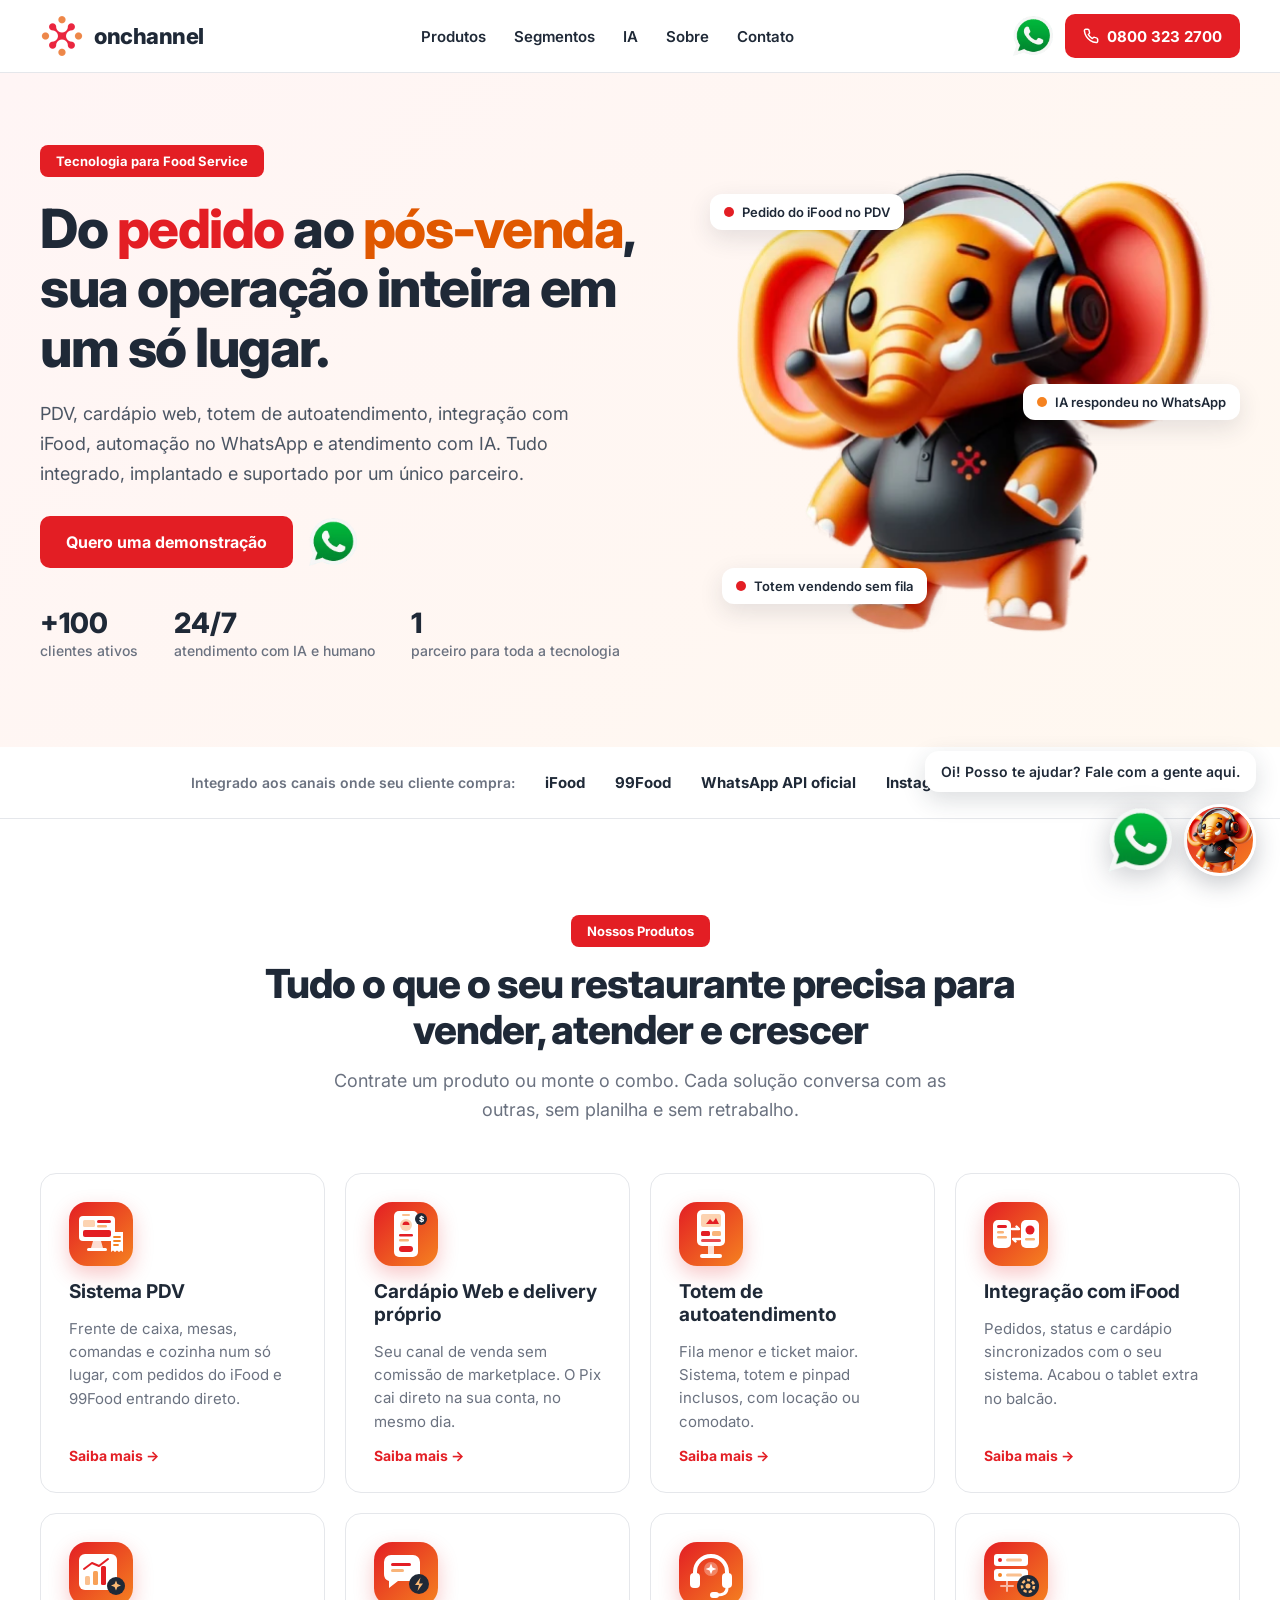
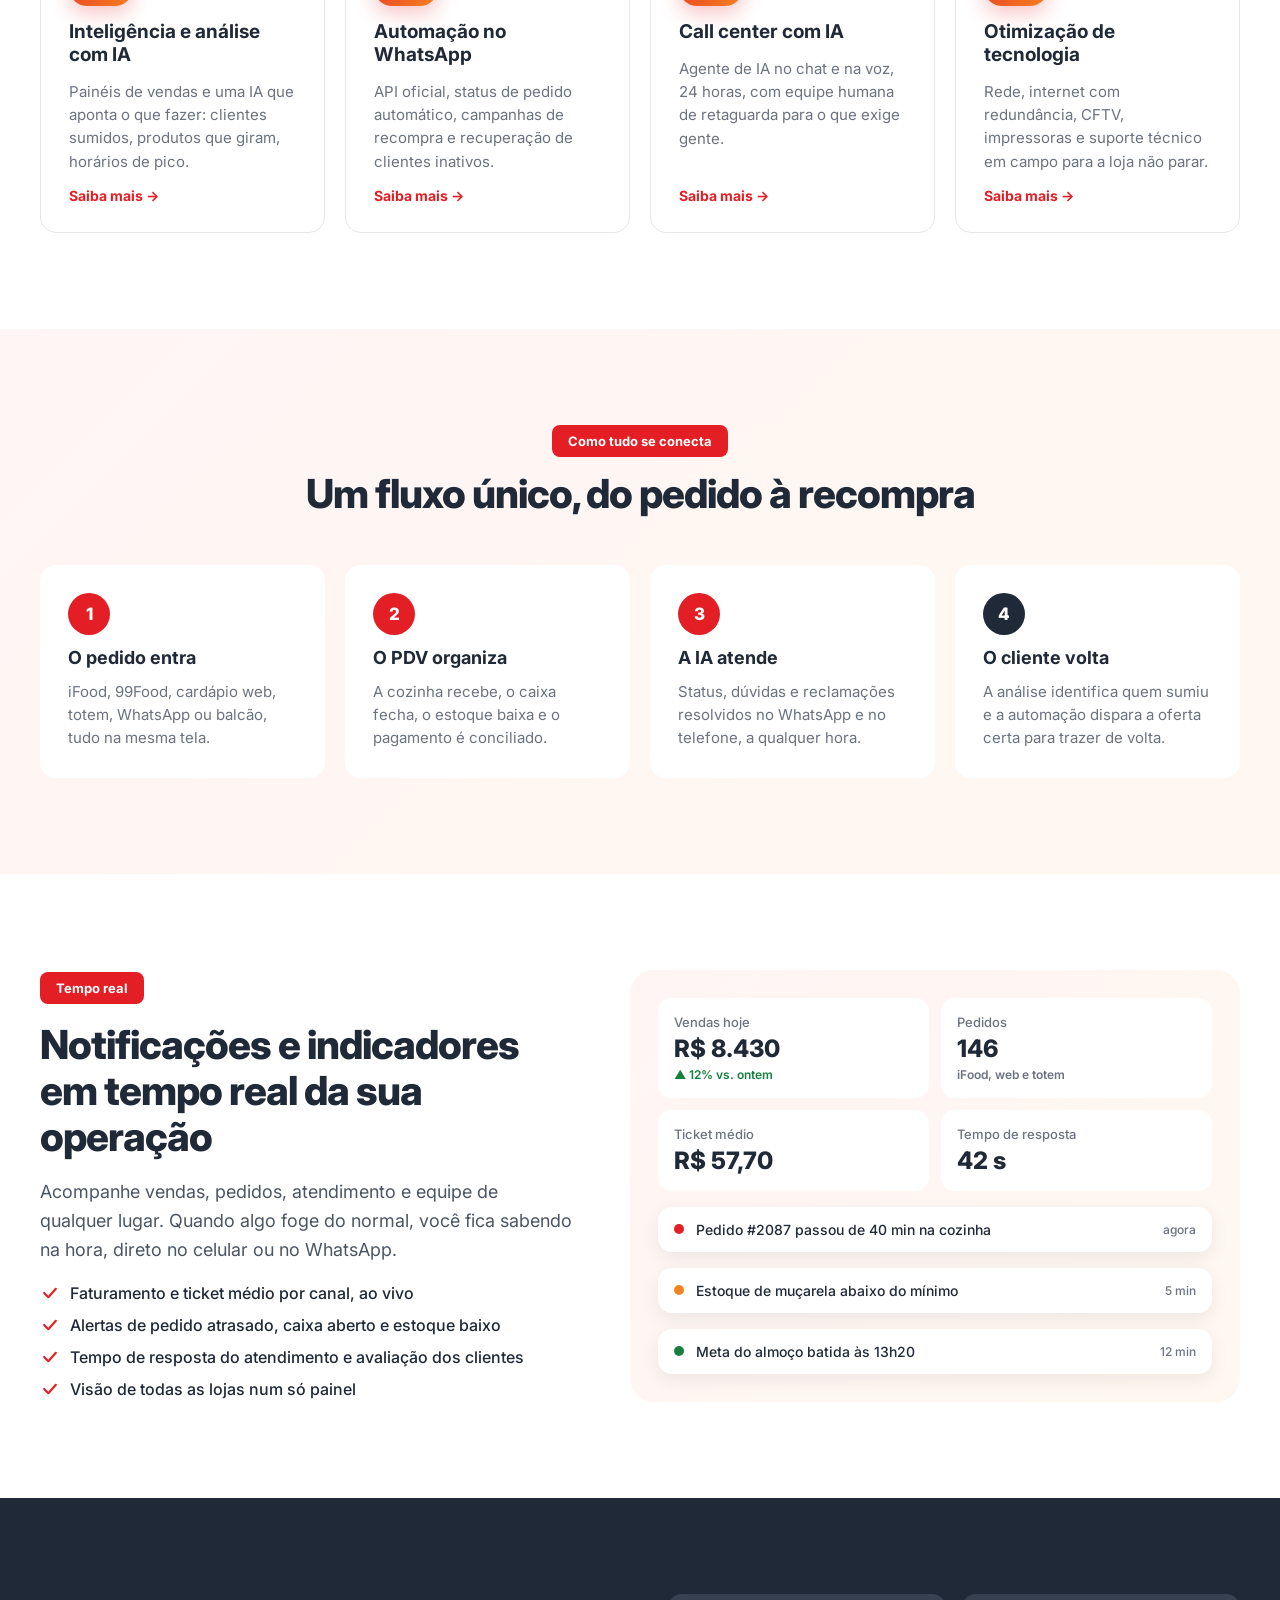
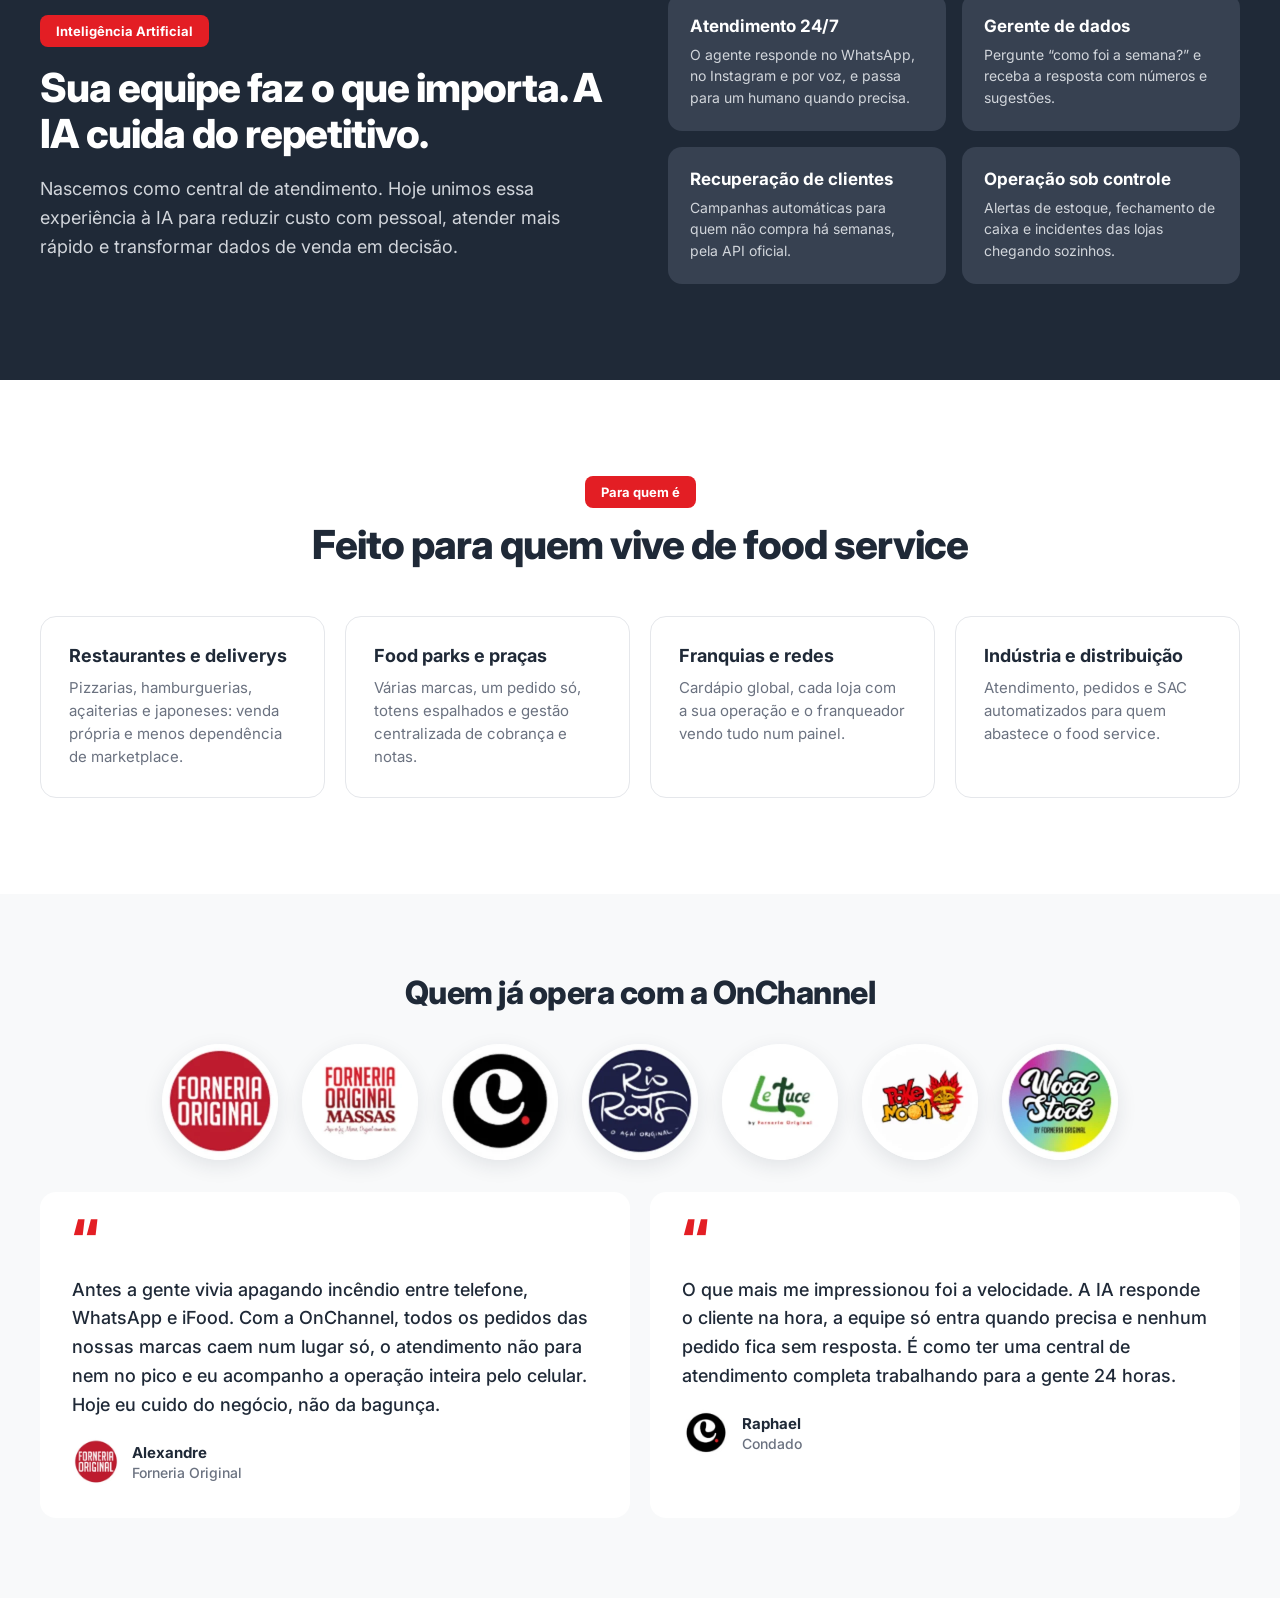
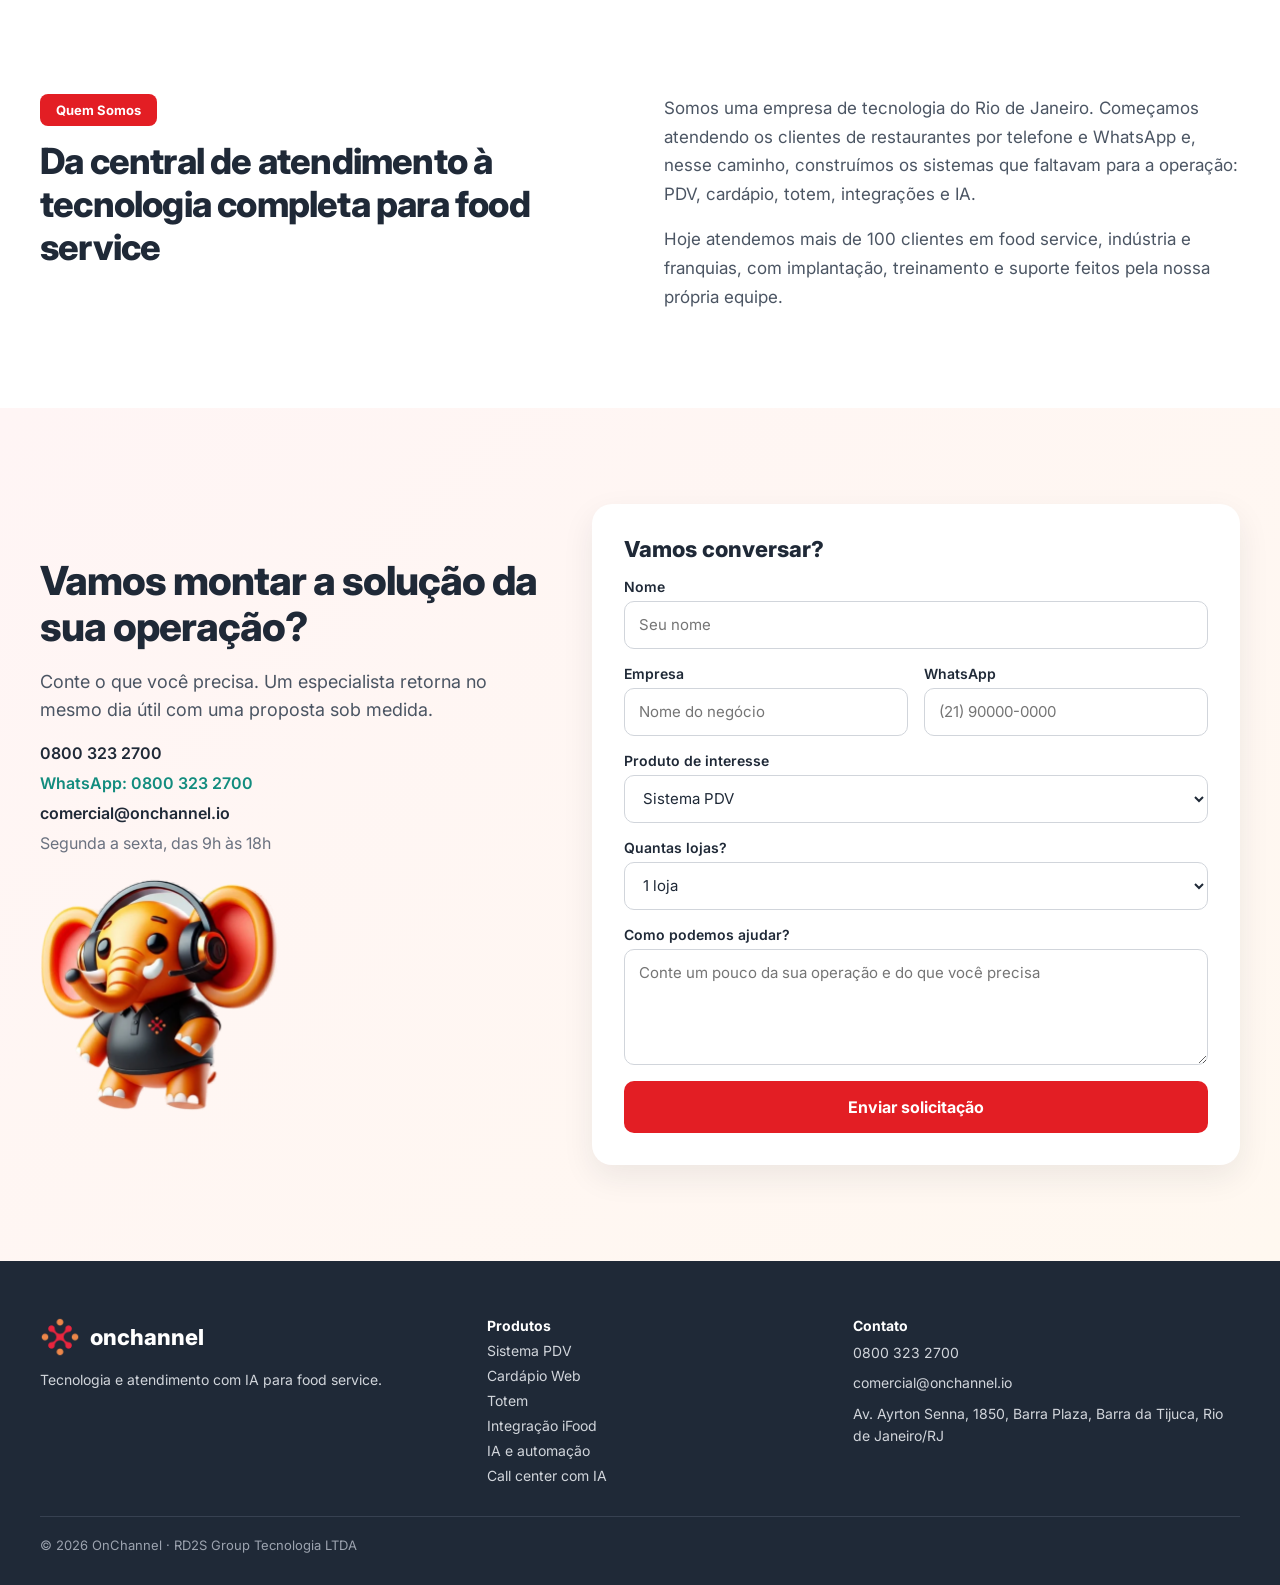
<file: index.html>
<!doctype html>
<html lang="pt-BR">
<head>
<meta charset="utf-8">
<meta name="viewport" content="width=device-width, initial-scale=1">
<title>OnChannel | Tecnologia e atendimento com IA para food service</title>
<meta name="description" content="PDV, cardápio web, totem de autoatendimento, integração com iFood, automação no WhatsApp e call center com IA. Tudo integrado para restaurantes, food parks e franquias.">
<link rel="canonical" href="https://onchannel.io/">
<meta property="og:title" content="OnChannel | Tecnologia e atendimento com IA para food service">
<meta property="og:description" content="PDV, cardápio web, totem de autoatendimento, integração com iFood, automação no WhatsApp e call center com IA. Tudo integrado para restaurantes, food parks e franquias.">
<meta property="og:image" content="https://onchannel.io/images/mascote-v2.webp">
<link rel="icon" href="/images/logo-simbolo.webp">
<link rel="preconnect" href="https://fonts.googleapis.com">
<link href="https://fonts.googleapis.com/css2?family=Inter:wght@400;500;600;700;800&amp;display=swap" rel="stylesheet">
<style>
body{margin:0;background:#FFFFFF}
a{color:#E31E24}a:hover{color:#B3161B}
.oc-in{width:100%;box-sizing:border-box;height:48px;padding:0 14px;border:1px solid #D1D5DB;border-radius:10px;font:400 15px Inter,sans-serif;color:#1F2937;background:#FFFFFF}
.oc-card{transition:transform .2s, box-shadow .2s, border-color .2s}.oc-card:hover{border-color:#F3D3D4;transform:translateY(-3px);box-shadow:0 12px 28px rgba(227,30,36,.12)}
</style>
<style>html{scroll-behavior:smooth}img{max-width:100%}@media (max-width:640px){h1{font-size:38px!important}h2{font-size:30px!important}}</style>
</head>
<body>
<div style="width: 100%; font-family: Inter, sans-serif; color: #1F2937; background: #FFFFFF">

<header style="background: #FFFFFF; border-bottom: 1px solid #E5E7EB">
<div style="max-width: 1200px; margin: 0 auto; padding: 14px 24px; display: flex; flex-wrap: wrap; align-items: center; justify-content: space-between; gap: 16px">
<div style="display: flex; align-items: center; gap: 10px">
<img src="/images/logo-simbolo.webp" alt="OnChannel" style="width: 44px; height: 44px; object-fit: contain">
<span style="font: 800 22px Inter, sans-serif; color: #1F2937; letter-spacing: -0.5px">onchannel</span>
</div>
<nav aria-label="Principal" style="display: flex; flex-wrap: wrap; gap: 28px; font: 600 15px Inter, sans-serif">
<a href="#produtos" style="color: #1F2937; text-decoration: none">Produtos</a>
<a href="#segmentos" style="color: #1F2937; text-decoration: none">Segmentos</a>
<a href="#ia" style="color: #1F2937; text-decoration: none">IA</a>
<a href="#sobre" style="color: #1F2937; text-decoration: none">Sobre</a>
<a href="#contato" style="color: #1F2937; text-decoration: none">Contato</a>
</nav>
<div style="display: flex; flex-wrap: wrap; gap: 10px">
<a href="https://wa.me/5508003232700" aria-label="Falar no WhatsApp" style="display: inline-flex; align-items: center; justify-content: center; width: 44px; height: 44px"><img src="/images/whatsapp.webp" alt="" style="width: 40px; height: 40px; display: block"></a>
<a href="tel:08003232700" style="display: inline-flex; align-items: center; gap: 8px; min-height: 44px; padding: 0 18px; border-radius: 10px; background: #E31E24; color: #FFFFFF; font: 700 15px Inter, sans-serif; text-decoration: none"><svg aria-hidden="true" width="16" height="16" viewBox="0 0 24 24" fill="none" stroke="#FFFFFF" stroke-width="2.2" stroke-linecap="round" stroke-linejoin="round"><path d="M22 16.9v3a2 2 0 0 1-2.2 2 19.8 19.8 0 0 1-8.6-3.1 19.5 19.5 0 0 1-6-6A19.8 19.8 0 0 1 2.1 4.2 2 2 0 0 1 4.1 2h3a2 2 0 0 1 2 1.7c.1.9.4 1.8.7 2.7a2 2 0 0 1-.5 2.1L8 9.8a16 16 0 0 0 6 6l1.3-1.3a2 2 0 0 1 2.1-.4c.9.3 1.8.6 2.7.7a2 2 0 0 1 1.7 2z"></path></svg>0800 323 2700</a>
</div>
</div>
</header>

<!-- HERO -->
<section style="background: linear-gradient(135deg, #FFF5F5 0%, #FFF8F0 100%)">
<div style="max-width: 1200px; margin: 0 auto; padding: 72px 24px 88px; display: flex; flex-wrap: wrap; gap: 40px; align-items: center">
<div style="flex: 1 1 520px; min-width: 0; display: flex; flex-direction: column; gap: 22px">
<span style="align-self: flex-start; padding: 8px 16px; border-radius: 8px; background: #E31E24; color: #FFFFFF; font: 700 13px Inter, sans-serif">Tecnologia para Food Service</span>
<h1 style="margin: 0; font: 800 54px/1.1 Inter, sans-serif; letter-spacing: -1.5px; color: #1F2937">Do <span style="color: #E31E24">pedido</span> ao <span style="color: #E05800">pós-venda</span>, sua operação inteira em um só lugar.</h1>
<p style="margin: 0; font: 400 18px/1.65 Inter, sans-serif; color: #4B5563; max-width: 560px">PDV, cardápio web, totem de autoatendimento, integração com iFood, automação no WhatsApp e atendimento com IA. Tudo integrado, implantado e suportado por um único parceiro.</p>
<div style="display: flex; flex-wrap: wrap; gap: 14px; margin-top: 6px">
<a href="#contato" style="display: inline-flex; align-items: center; min-height: 52px; padding: 0 26px; border-radius: 10px; background: #E31E24; color: #FFFFFF; font: 700 16px Inter, sans-serif; text-decoration: none">Quero uma demonstração</a>
<a href="https://wa.me/5508003232700" aria-label="Falar no WhatsApp" style="display: inline-flex; align-items: center; justify-content: center; width: 52px; height: 52px"><img src="/images/whatsapp.webp" alt="" style="width: 48px; height: 48px; display: block"></a>
</div>
<div style="display: flex; flex-wrap: wrap; gap: 36px; margin-top: 16px">
<div style="display: flex; flex-direction: column; gap: 2px"><span style="font: 800 28px Inter, sans-serif; color: #1F2937">+100</span><span style="font: 500 14px Inter, sans-serif; color: #6B7280">clientes ativos</span></div>
<div style="display: flex; flex-direction: column; gap: 2px"><span style="font: 800 28px Inter, sans-serif; color: #1F2937">24/7</span><span style="font: 500 14px Inter, sans-serif; color: #6B7280">atendimento com IA e humano</span></div>
<div style="display: flex; flex-direction: column; gap: 2px"><span style="font: 800 28px Inter, sans-serif; color: #1F2937">1</span><span style="font: 500 14px Inter, sans-serif; color: #6B7280">parceiro para toda a tecnologia</span></div>
</div>
</div>
<div style="flex: 1 1 420px; min-width: 0; position: relative; display: flex; justify-content: center; align-items: center; min-height: 460px">
<img src="/images/mascote-v2.webp" alt="Mascote OnChannel, um elefante laranja com headset" style="width: 100%; max-width: 480px; height: auto; display: block">
<div aria-hidden="true" style="position: absolute; top: 24px; left: 0; background: #FFFFFF; border-radius: 12px; padding: 10px 14px; display: flex; align-items: center; gap: 8px; font: 600 13px Inter, sans-serif; color: #1F2937; box-shadow: 0 8px 24px rgba(31,41,55,0.12)"><span style="width: 10px; height: 10px; border-radius: 999px; background: #E31E24"></span>Pedido do iFood no PDV</div>
<div aria-hidden="true" style="position: absolute; top: 46%; right: 0; background: #FFFFFF; border-radius: 12px; padding: 10px 14px; display: flex; align-items: center; gap: 8px; font: 600 13px Inter, sans-serif; color: #1F2937; box-shadow: 0 8px 24px rgba(31,41,55,0.12)"><span style="width: 10px; height: 10px; border-radius: 999px; background: #F58220"></span>IA respondeu no WhatsApp</div>
<div aria-hidden="true" style="position: absolute; bottom: 30px; left: 12px; background: #FFFFFF; border-radius: 12px; padding: 10px 14px; display: flex; align-items: center; gap: 8px; font: 600 13px Inter, sans-serif; color: #1F2937; box-shadow: 0 8px 24px rgba(31,41,55,0.12)"><span style="width: 10px; height: 10px; border-radius: 999px; background: #E31E24"></span>Totem vendendo sem fila</div>
</div>
</div>
</section>

<!-- CANAIS -->
<section style="background: #FFFFFF; border-bottom: 1px solid #E5E7EB">
<div style="max-width: 1200px; margin: 0 auto; padding: 26px 24px; display: flex; flex-wrap: wrap; align-items: center; justify-content: center; gap: 14px 30px">
<span style="font: 600 14px Inter, sans-serif; color: #6B7280">Integrado aos canais onde seu cliente compra:</span>
<span style="font: 700 15px Inter, sans-serif">iFood</span>
<span style="font: 700 15px Inter, sans-serif">99Food</span>
<span style="font: 700 15px Inter, sans-serif">WhatsApp API oficial</span>
<span style="font: 700 15px Inter, sans-serif">Instagram</span>
<span style="font: 700 15px Inter, sans-serif">Totem</span>
<span style="font: 700 15px Inter, sans-serif">Pix</span>
</div>
</section>

<!-- PRODUTOS -->
<section id="produtos" style="background: #FFFFFF">
<div style="max-width: 1200px; margin: 0 auto; padding: 96px 24px; display: flex; flex-direction: column; gap: 48px">
<div style="display: flex; flex-direction: column; align-items: center; text-align: center; gap: 14px">
<span style="padding: 8px 16px; border-radius: 8px; background: #E31E24; color: #FFFFFF; font: 700 13px Inter, sans-serif">Nossos Produtos</span>
<h2 style="margin: 0; font: 800 40px/1.15 Inter, sans-serif; letter-spacing: -1px; max-width: 760px">Tudo o que o seu restaurante precisa para vender, atender e crescer</h2>
<p style="margin: 0; font: 400 18px/1.6 Inter, sans-serif; color: #6B7280; max-width: 640px">Contrate um produto ou monte o combo. Cada solução conversa com as outras, sem planilha e sem retrabalho.</p>
</div>
<div style="display: grid; grid-template-columns: repeat(auto-fit, minmax(260px, 1fr)); gap: 20px">

<a href="https://www.myfoodpark.com.br/" class="oc-card" style="display: flex; flex-direction: column; gap: 14px; padding: 28px; border: 1px solid #E5E7EB; border-radius: 16px; text-decoration: none; color: #1F2937; background: #FFFFFF">
<div style="width: 64px; height: 64px; border-radius: 18px; box-shadow: 0 8px 20px rgba(227,30,36,0.25)"><svg viewBox="0 0 64 64" width="64" height="64" aria-hidden="true" style="display: block"><defs><linearGradient id="pg1" x1="0" y1="0" x2="1" y2="1"><stop offset="0" stop-color="#E31E24"/><stop offset="1" stop-color="#F58220"/></linearGradient></defs><rect width="64" height="64" rx="18" fill="url(#pg1)"/><rect x="10" y="14" width="36" height="25" rx="4" fill="#fff"/><rect x="14" y="18" width="12" height="7" rx="1.5" fill="#F58220" fill-opacity=".35"/><rect x="28" y="18" width="14" height="3" rx="1.5" fill="#E31E24"/><rect x="28" y="23" width="10" height="2.5" rx="1.2" fill="#F58220" fill-opacity=".6"/><rect x="14" y="28" width="28" height="7" rx="2" fill="#E31E24"/><path d="M24 39h8l2 7H22z" fill="#fff" fill-opacity=".8"/><rect x="18" y="46" width="20" height="3" rx="1.5" fill="#fff"/><path d="M42 30h12v20l-2-1.5-2 1.5-2-1.5-2 1.5-2-1.5-2 1.5z" fill="#fff"/><path d="M45 35h6M45 39h6M45 43h4" stroke="#F58220" stroke-width="1.8" stroke-linecap="round"/></svg></div>
<span style="font: 700 19px Inter, sans-serif">Sistema PDV</span>
<span style="font: 400 15px/1.55 Inter, sans-serif; color: #6B7280">Frente de caixa, mesas, comandas e cozinha num só lugar, com pedidos do iFood e 99Food entrando direto.</span>
<span style="margin-top: auto; font: 700 14px Inter, sans-serif; color: #E31E24">Saiba mais →</span>
</a>

<a href="https://www.myfoodpark.com.br/" class="oc-card" style="text-decoration: none; color: #1F2937; display: flex; flex-direction: column; gap: 14px; padding: 28px; border: 1px solid #E5E7EB; border-radius: 16px; background: #FFFFFF">
<div style="width: 64px; height: 64px; border-radius: 18px; box-shadow: 0 8px 20px rgba(227,30,36,0.25)"><svg viewBox="0 0 64 64" width="64" height="64" aria-hidden="true" style="display: block"><defs><linearGradient id="pg2" x1="0" y1="0" x2="1" y2="1"><stop offset="0" stop-color="#E31E24"/><stop offset="1" stop-color="#F58220"/></linearGradient></defs><rect width="64" height="64" rx="18" fill="url(#pg2)"/><rect x="20" y="9" width="24" height="46" rx="5" fill="#fff"/><rect x="28" y="12" width="8" height="2" rx="1" fill="#F58220" fill-opacity=".5"/><circle cx="32" cy="23" r="6" fill="#F58220" fill-opacity=".35"/><path d="M28.5 23a3.5 3.5 0 0 1 7 0z" fill="#E31E24"/><rect x="25" y="32" width="14" height="2.5" rx="1.2" fill="#E31E24"/><rect x="25" y="37" width="10" height="2.5" rx="1.2" fill="#F58220" fill-opacity=".6"/><rect x="25" y="44" width="14" height="6" rx="3" fill="#E31E24"/><circle cx="47" cy="17" r="6" fill="#1F2937"/><text x="47" y="20" font-size="8" font-weight="800" fill="#fff" text-anchor="middle" font-family="Inter,sans-serif">$</text></svg></div>
<span style="font: 700 19px Inter, sans-serif">Cardápio Web e delivery próprio</span>
<span style="font: 400 15px/1.55 Inter, sans-serif; color: #6B7280">Seu canal de venda sem comissão de marketplace. O Pix cai direto na sua conta, no mesmo dia.</span>
<span style="margin-top: auto; font: 700 14px Inter, sans-serif; color: #E31E24">Saiba mais →</span>
</a>

<a href="https://totem.myfoodpark.com.br/" class="oc-card" style="text-decoration: none; color: #1F2937; display: flex; flex-direction: column; gap: 14px; padding: 28px; border: 1px solid #E5E7EB; border-radius: 16px; background: #FFFFFF">
<div style="width: 64px; height: 64px; border-radius: 18px; box-shadow: 0 8px 20px rgba(227,30,36,0.25)"><svg viewBox="0 0 64 64" width="64" height="64" aria-hidden="true" style="display: block"><defs><linearGradient id="pg3" x1="0" y1="0" x2="1" y2="1"><stop offset="0" stop-color="#E31E24"/><stop offset="1" stop-color="#F58220"/></linearGradient></defs><rect width="64" height="64" rx="18" fill="url(#pg3)"/><rect x="18" y="8" width="28" height="36" rx="5" fill="#fff"/><rect x="22" y="12" width="20" height="13" rx="2" fill="#F58220" fill-opacity=".35"/><path d="M27 22l4-5 3 3 3-4 3 6z" fill="#E31E24"/><rect x="22" y="29" width="9" height="5" rx="1.5" fill="#E31E24"/><rect x="33" y="29" width="9" height="5" rx="1.5" fill="#F58220" fill-opacity=".6"/><rect x="22" y="37" width="20" height="3" rx="1.5" fill="#E31E24" fill-opacity=".8"/><rect x="29" y="44" width="6" height="8" fill="#fff" fill-opacity=".8"/><rect x="21" y="52" width="22" height="4" rx="2" fill="#fff"/></svg></div>
<span style="font: 700 19px Inter, sans-serif">Totem de autoatendimento</span>
<span style="font: 400 15px/1.55 Inter, sans-serif; color: #6B7280">Fila menor e ticket maior. Sistema, totem e pinpad inclusos, com locação ou comodato.</span>
<span style="margin-top: auto; font: 700 14px Inter, sans-serif; color: #E31E24">Saiba mais →</span>
</a>

<a href="https://www.myfoodpark.com.br/" class="oc-card" style="text-decoration: none; color: #1F2937; display: flex; flex-direction: column; gap: 14px; padding: 28px; border: 1px solid #E5E7EB; border-radius: 16px; background: #FFFFFF">
<div style="width: 64px; height: 64px; border-radius: 18px; box-shadow: 0 8px 20px rgba(227,30,36,0.25)"><svg viewBox="0 0 64 64" width="64" height="64" aria-hidden="true" style="display: block"><defs><linearGradient id="pg4" x1="0" y1="0" x2="1" y2="1"><stop offset="0" stop-color="#E31E24"/><stop offset="1" stop-color="#F58220"/></linearGradient></defs><rect width="64" height="64" rx="18" fill="url(#pg4)"/><rect x="9" y="18" width="18" height="28" rx="5" fill="#fff"/><rect x="37" y="18" width="18" height="28" rx="5" fill="#fff"/><rect x="13" y="23" width="10" height="3" rx="1.5" fill="#E31E24"/><rect x="13" y="29" width="7" height="2.5" rx="1.2" fill="#F58220" fill-opacity=".6"/><rect x="13" y="34" width="10" height="2.5" rx="1.2" fill="#F58220" fill-opacity=".6"/><circle cx="46" cy="28" r="4.5" fill="#E31E24"/><rect x="41" y="36" width="10" height="2.5" rx="1.2" fill="#F58220" fill-opacity=".6"/><path d="M28 27h7l-2.5-2.5M36 37h-7l2.5 2.5" stroke="#fff" stroke-width="2.4" fill="none" stroke-linecap="round" stroke-linejoin="round"/></svg></div>
<span style="font: 700 19px Inter, sans-serif">Integração com iFood</span>
<span style="font: 400 15px/1.55 Inter, sans-serif; color: #6B7280">Pedidos, status e cardápio sincronizados com o seu sistema. Acabou o tablet extra no balcão.</span>
<span style="margin-top: auto; font: 700 14px Inter, sans-serif; color: #E31E24">Saiba mais →</span>
</a>

<a href="/centralia" class="oc-card" style="text-decoration: none; color: #1F2937; display: flex; flex-direction: column; gap: 14px; padding: 28px; border: 1px solid #E5E7EB; border-radius: 16px; background: #FFFFFF">
<div style="width: 64px; height: 64px; border-radius: 18px; box-shadow: 0 8px 20px rgba(227,30,36,0.25)"><svg viewBox="0 0 64 64" width="64" height="64" aria-hidden="true" style="display: block"><defs><linearGradient id="pg5" x1="0" y1="0" x2="1" y2="1"><stop offset="0" stop-color="#E31E24"/><stop offset="1" stop-color="#F58220"/></linearGradient></defs><rect width="64" height="64" rx="18" fill="url(#pg5)"/><rect x="10" y="12" width="38" height="36" rx="6" fill="#fff"/><rect x="16" y="34" width="5" height="9" rx="1.5" fill="#F58220" fill-opacity=".5"/><rect x="24" y="29" width="5" height="14" rx="1.5" fill="#F58220" fill-opacity=".75"/><rect x="32" y="24" width="5" height="19" rx="1.5" fill="#E31E24"/><path d="M15 27l8-6 7 3 9-7" stroke="#E31E24" stroke-width="2" fill="none" stroke-linecap="round" stroke-linejoin="round"/><circle cx="47" cy="44" r="9" fill="#1F2937"/><path d="M47 38.5l1.4 3.6 3.6 1.4-3.6 1.4-1.4 3.6-1.4-3.6-3.6-1.4 3.6-1.4z" fill="#FDBA74"/></svg></div>
<span style="font: 700 19px Inter, sans-serif">Inteligência e análise com IA</span>
<span style="font: 400 15px/1.55 Inter, sans-serif; color: #6B7280">Painéis de vendas e uma IA que aponta o que fazer: clientes sumidos, produtos que giram, horários de pico.</span>
<span style="margin-top: auto; font: 700 14px Inter, sans-serif; color: #E31E24">Saiba mais →</span>
</a>

<a href="/centralia" class="oc-card" style="text-decoration: none; color: #1F2937; display: flex; flex-direction: column; gap: 14px; padding: 28px; border: 1px solid #E5E7EB; border-radius: 16px; background: #FFFFFF">
<div style="width: 64px; height: 64px; border-radius: 18px; box-shadow: 0 8px 20px rgba(227,30,36,0.25)"><svg viewBox="0 0 64 64" width="64" height="64" aria-hidden="true" style="display: block"><defs><linearGradient id="pg6" x1="0" y1="0" x2="1" y2="1"><stop offset="0" stop-color="#E31E24"/><stop offset="1" stop-color="#F58220"/></linearGradient></defs><rect width="64" height="64" rx="18" fill="url(#pg6)"/><path d="M10 20a7 7 0 0 1 7-7h22a7 7 0 0 1 7 7v12a7 7 0 0 1-7 7H24l-9 7v-7a7 7 0 0 1-5-7z" fill="#fff"/><rect x="17" y="21" width="20" height="3" rx="1.5" fill="#E31E24"/><rect x="17" y="27" width="13" height="3" rx="1.5" fill="#F58220" fill-opacity=".6"/><circle cx="45" cy="42" r="10" fill="#1F2937"/><path d="M46.5 35.5l-5.5 7.5h4l-1.5 6 5.5-7.5h-4z" fill="#FDBA74"/></svg></div>
<span style="font: 700 19px Inter, sans-serif">Automação no WhatsApp</span>
<span style="font: 400 15px/1.55 Inter, sans-serif; color: #6B7280">API oficial, status de pedido automático, campanhas de recompra e recuperação de clientes inativos.</span>
<span style="margin-top: auto; font: 700 14px Inter, sans-serif; color: #E31E24">Saiba mais →</span>
</a>

<a href="/centralia" class="oc-card" style="text-decoration: none; color: #1F2937; display: flex; flex-direction: column; gap: 14px; padding: 28px; border: 1px solid #E5E7EB; border-radius: 16px; background: #FFFFFF">
<div style="width: 64px; height: 64px; border-radius: 18px; box-shadow: 0 8px 20px rgba(227,30,36,0.25)"><svg viewBox="0 0 64 64" width="64" height="64" aria-hidden="true" style="display: block"><defs><linearGradient id="pg7" x1="0" y1="0" x2="1" y2="1"><stop offset="0" stop-color="#E31E24"/><stop offset="1" stop-color="#F58220"/></linearGradient></defs><rect width="64" height="64" rx="18" fill="url(#pg7)"/><path d="M16 34v-4a16 16 0 0 1 32 0v4" stroke="#fff" stroke-width="4" fill="none" stroke-linecap="round"/><rect x="11" y="31" width="10" height="15" rx="4" fill="#fff"/><rect x="43" y="31" width="10" height="15" rx="4" fill="#fff"/><path d="M48 46c0 5-4 7-10 7" stroke="#fff" stroke-width="3" fill="none" stroke-linecap="round"/><rect x="31" y="50" width="9" height="6" rx="3" fill="#fff"/><circle cx="32" cy="27" r="7" fill="#fff" fill-opacity=".3"/><path d="M32 21.5l1.5 3.9 3.9 1.5-3.9 1.5L32 32.3l-1.5-3.9-3.9-1.5 3.9-1.5z" fill="#fff"/></svg></div>
<span style="font: 700 19px Inter, sans-serif">Call center com IA</span>
<span style="font: 400 15px/1.55 Inter, sans-serif; color: #6B7280">Agente de IA no chat e na voz, 24 horas, com equipe humana de retaguarda para o que exige gente.</span>
<span style="margin-top: auto; font: 700 14px Inter, sans-serif; color: #E31E24">Saiba mais →</span>
</a>

<a href="#contato" class="oc-card" style="text-decoration: none; color: #1F2937; display: flex; flex-direction: column; gap: 14px; padding: 28px; border: 1px solid #E5E7EB; border-radius: 16px; background: #FFFFFF">
<div style="width: 64px; height: 64px; border-radius: 18px; box-shadow: 0 8px 20px rgba(227,30,36,0.25)"><svg viewBox="0 0 64 64" width="64" height="64" aria-hidden="true" style="display: block"><defs><linearGradient id="pg8" x1="0" y1="0" x2="1" y2="1"><stop offset="0" stop-color="#E31E24"/><stop offset="1" stop-color="#F58220"/></linearGradient></defs><rect width="64" height="64" rx="18" fill="url(#pg8)"/><rect x="10" y="12" width="34" height="12" rx="3" fill="#fff"/><rect x="10" y="27" width="34" height="12" rx="3" fill="#fff"/><circle cx="16" cy="18" r="2" fill="#E31E24"/><circle cx="16" cy="33" r="2" fill="#F58220"/><rect x="22" y="16.5" width="16" height="3" rx="1.5" fill="#F58220" fill-opacity=".5"/><rect x="22" y="31.5" width="16" height="3" rx="1.5" fill="#F58220" fill-opacity=".5"/><circle cx="44" cy="44" r="11" fill="#1F2937"/><circle cx="44" cy="44" r="6" fill="none" stroke="#FDBA74" stroke-width="2.5" stroke-dasharray="3.2 2.1"/><circle cx="44" cy="44" r="2.5" fill="#FDBA74"/><path d="M17 44h12M23 39v10" stroke="#fff" stroke-opacity=".6" stroke-width="2" stroke-linecap="round"/></svg></div>
<span style="font: 700 19px Inter, sans-serif">Otimização de tecnologia</span>
<span style="font: 400 15px/1.55 Inter, sans-serif; color: #6B7280">Rede, internet com redundância, CFTV, impressoras e suporte técnico em campo para a loja não parar.</span>
<span style="margin-top: auto; font: 700 14px Inter, sans-serif; color: #E31E24">Saiba mais →</span>
</a>

</div>
</div>
</section>

<!-- COMO FUNCIONA -->
<section style="background: linear-gradient(135deg, #FFF5F5 0%, #FFF8F0 100%)">
<div style="max-width: 1200px; margin: 0 auto; padding: 96px 24px; display: flex; flex-direction: column; gap: 48px">
<div style="display: flex; flex-direction: column; align-items: center; text-align: center; gap: 14px">
<span style="padding: 8px 16px; border-radius: 8px; background: #E31E24; color: #FFFFFF; font: 700 13px Inter, sans-serif">Como tudo se conecta</span>
<h2 style="margin: 0; font: 800 40px/1.15 Inter, sans-serif; letter-spacing: -1px">Um fluxo único, do pedido à recompra</h2>
</div>
<div style="display: grid; grid-template-columns: repeat(auto-fit, minmax(220px, 1fr)); gap: 20px">
<div style="background: #FFFFFF; border-radius: 16px; padding: 28px; display: flex; flex-direction: column; gap: 12px">
<span style="width: 42px; height: 42px; border-radius: 999px; background: #E31E24; color: #FFFFFF; display: flex; align-items: center; justify-content: center; font: 800 17px Inter, sans-serif">1</span>
<span style="font: 700 18px Inter, sans-serif">O pedido entra</span>
<span style="font: 400 15px/1.55 Inter, sans-serif; color: #6B7280">iFood, 99Food, cardápio web, totem, WhatsApp ou balcão, tudo na mesma tela.</span>
</div>
<div style="background: #FFFFFF; border-radius: 16px; padding: 28px; display: flex; flex-direction: column; gap: 12px">
<span style="width: 42px; height: 42px; border-radius: 999px; background: #E31E24; color: #FFFFFF; display: flex; align-items: center; justify-content: center; font: 800 17px Inter, sans-serif">2</span>
<span style="font: 700 18px Inter, sans-serif">O PDV organiza</span>
<span style="font: 400 15px/1.55 Inter, sans-serif; color: #6B7280">A cozinha recebe, o caixa fecha, o estoque baixa e o pagamento é conciliado.</span>
</div>
<div style="background: #FFFFFF; border-radius: 16px; padding: 28px; display: flex; flex-direction: column; gap: 12px">
<span style="width: 42px; height: 42px; border-radius: 999px; background: #E31E24; color: #FFFFFF; display: flex; align-items: center; justify-content: center; font: 800 17px Inter, sans-serif">3</span>
<span style="font: 700 18px Inter, sans-serif">A IA atende</span>
<span style="font: 400 15px/1.55 Inter, sans-serif; color: #6B7280">Status, dúvidas e reclamações resolvidos no WhatsApp e no telefone, a qualquer hora.</span>
</div>
<div style="background: #FFFFFF; border-radius: 16px; padding: 28px; display: flex; flex-direction: column; gap: 12px">
<span style="width: 42px; height: 42px; border-radius: 999px; background: #1F2937; color: #FFFFFF; display: flex; align-items: center; justify-content: center; font: 800 17px Inter, sans-serif">4</span>
<span style="font: 700 18px Inter, sans-serif">O cliente volta</span>
<span style="font: 400 15px/1.55 Inter, sans-serif; color: #6B7280">A análise identifica quem sumiu e a automação dispara a oferta certa para trazer de volta.</span>
</div>
</div>
</div>
</section>

<!-- TEMPO REAL -->
<section style="background: #FFFFFF">
<div style="max-width: 1200px; margin: 0 auto; padding: 96px 24px; display: flex; flex-wrap: wrap; gap: 56px; align-items: center">
<div style="flex: 1 1 420px; min-width: 0; display: flex; flex-direction: column; gap: 18px">
<span style="align-self: flex-start; padding: 8px 16px; border-radius: 8px; background: #E31E24; color: #FFFFFF; font: 700 13px Inter, sans-serif">Tempo real</span>
<h2 style="margin: 0; font: 800 40px/1.15 Inter, sans-serif; letter-spacing: -1px">Notificações e indicadores em tempo real da sua operação</h2>
<p style="margin: 0; font: 400 18px/1.6 Inter, sans-serif; color: #4B5563">Acompanhe vendas, pedidos, atendimento e equipe de qualquer lugar. Quando algo foge do normal, você fica sabendo na hora, direto no celular ou no WhatsApp.</p>
<ul style="margin: 0; padding: 0; list-style: none; display: flex; flex-direction: column; gap: 12px; font: 500 16px Inter, sans-serif">
<li style="display: flex; gap: 10px; align-items: center"><svg aria-hidden="true" width="20" height="20" viewBox="0 0 24 24" fill="none" stroke="#E31E24" stroke-width="2.6" stroke-linecap="round" stroke-linejoin="round"><path d="M5 12l5 5 9-10"></path></svg>Faturamento e ticket médio por canal, ao vivo</li>
<li style="display: flex; gap: 10px; align-items: center"><svg aria-hidden="true" width="20" height="20" viewBox="0 0 24 24" fill="none" stroke="#E31E24" stroke-width="2.6" stroke-linecap="round" stroke-linejoin="round"><path d="M5 12l5 5 9-10"></path></svg>Alertas de pedido atrasado, caixa aberto e estoque baixo</li>
<li style="display: flex; gap: 10px; align-items: center"><svg aria-hidden="true" width="20" height="20" viewBox="0 0 24 24" fill="none" stroke="#E31E24" stroke-width="2.6" stroke-linecap="round" stroke-linejoin="round"><path d="M5 12l5 5 9-10"></path></svg>Tempo de resposta do atendimento e avaliação dos clientes</li>
<li style="display: flex; gap: 10px; align-items: center"><svg aria-hidden="true" width="20" height="20" viewBox="0 0 24 24" fill="none" stroke="#E31E24" stroke-width="2.6" stroke-linecap="round" stroke-linejoin="round"><path d="M5 12l5 5 9-10"></path></svg>Visão de todas as lojas num só painel</li>
</ul>
</div>
<div aria-hidden="true" style="flex: 1 1 440px; min-width: 0; background: linear-gradient(135deg, #FFF5F5 0%, #FFF8F0 100%); border-radius: 24px; padding: 28px; display: flex; flex-direction: column; gap: 16px">
<div style="display: grid; grid-template-columns: repeat(2, minmax(0, 1fr)); gap: 12px">
<div style="background: #FFFFFF; border-radius: 14px; padding: 16px; display: flex; flex-direction: column; gap: 4px"><span style="font: 500 13px Inter, sans-serif; color: #6B7280">Vendas hoje</span><span style="font: 800 24px Inter, sans-serif">R$ 8.430</span><span style="font: 600 12px Inter, sans-serif; color: #15803D">▲ 12% vs. ontem</span></div>
<div style="background: #FFFFFF; border-radius: 14px; padding: 16px; display: flex; flex-direction: column; gap: 4px"><span style="font: 500 13px Inter, sans-serif; color: #6B7280">Pedidos</span><span style="font: 800 24px Inter, sans-serif">146</span><span style="font: 600 12px Inter, sans-serif; color: #6B7280">iFood, web e totem</span></div>
<div style="background: #FFFFFF; border-radius: 14px; padding: 16px; display: flex; flex-direction: column; gap: 4px"><span style="font: 500 13px Inter, sans-serif; color: #6B7280">Ticket médio</span><span style="font: 800 24px Inter, sans-serif">R$ 57,70</span></div>
<div style="background: #FFFFFF; border-radius: 14px; padding: 16px; display: flex; flex-direction: column; gap: 4px"><span style="font: 500 13px Inter, sans-serif; color: #6B7280">Tempo de resposta</span><span style="font: 800 24px Inter, sans-serif">42 s</span></div>
</div>
<div style="background: #FFFFFF; border-radius: 14px; padding: 14px 16px; display: flex; gap: 12px; align-items: center; box-shadow: 0 6px 18px rgba(31,41,55,0.08)"><span style="width: 10px; height: 10px; flex: none; border-radius: 999px; background: #E31E24"></span><span style="font: 500 14px Inter, sans-serif">Pedido #2087 passou de 40 min na cozinha</span><span style="margin-left: auto; font: 500 12px Inter, sans-serif; color: #6B7280">agora</span></div>
<div style="background: #FFFFFF; border-radius: 14px; padding: 14px 16px; display: flex; gap: 12px; align-items: center; box-shadow: 0 6px 18px rgba(31,41,55,0.08)"><span style="width: 10px; height: 10px; flex: none; border-radius: 999px; background: #F58220"></span><span style="font: 500 14px Inter, sans-serif">Estoque de muçarela abaixo do mínimo</span><span style="margin-left: auto; font: 500 12px Inter, sans-serif; color: #6B7280">5 min</span></div>
<div style="background: #FFFFFF; border-radius: 14px; padding: 14px 16px; display: flex; gap: 12px; align-items: center; box-shadow: 0 6px 18px rgba(31,41,55,0.08)"><span style="width: 10px; height: 10px; flex: none; border-radius: 999px; background: #15803D"></span><span style="font: 500 14px Inter, sans-serif">Meta do almoço batida às 13h20</span><span style="margin-left: auto; font: 500 12px Inter, sans-serif; color: #6B7280">12 min</span></div>
</div>
</div>
</section>

<!-- IA -->
<section id="ia" style="background: #1F2937; color: #FFFFFF">
<div style="max-width: 1200px; margin: 0 auto; padding: 96px 24px; display: flex; flex-wrap: wrap; gap: 56px; align-items: center">
<div style="flex: 1 1 440px; min-width: 0; display: flex; flex-direction: column; gap: 18px">
<span style="align-self: flex-start; padding: 8px 16px; border-radius: 8px; background: #E31E24; color: #FFFFFF; font: 700 13px Inter, sans-serif">Inteligência Artificial</span>
<h2 style="margin: 0; font: 800 40px/1.15 Inter, sans-serif; letter-spacing: -1px">Sua equipe faz o que importa. A IA cuida do repetitivo.</h2>
<p style="margin: 0; font: 400 18px/1.6 Inter, sans-serif; color: #D1D5DB">Nascemos como central de atendimento. Hoje unimos essa experiência à IA para reduzir custo com pessoal, atender mais rápido e transformar dados de venda em decisão.</p>
</div>
<div style="flex: 1 1 440px; min-width: 0; display: grid; grid-template-columns: repeat(auto-fit, minmax(200px, 1fr)); gap: 16px">
<div style="background: #374151; border-radius: 14px; padding: 22px; display: flex; flex-direction: column; gap: 8px"><span style="font: 700 17px Inter, sans-serif">Atendimento 24/7</span><span style="font: 400 14px/1.55 Inter, sans-serif; color: #D1D5DB">O agente responde no WhatsApp, no Instagram e por voz, e passa para um humano quando precisa.</span></div>
<div style="background: #374151; border-radius: 14px; padding: 22px; display: flex; flex-direction: column; gap: 8px"><span style="font: 700 17px Inter, sans-serif">Gerente de dados</span><span style="font: 400 14px/1.55 Inter, sans-serif; color: #D1D5DB">Pergunte “como foi a semana?” e receba a resposta com números e sugestões.</span></div>
<div style="background: #374151; border-radius: 14px; padding: 22px; display: flex; flex-direction: column; gap: 8px"><span style="font: 700 17px Inter, sans-serif">Recuperação de clientes</span><span style="font: 400 14px/1.55 Inter, sans-serif; color: #D1D5DB">Campanhas automáticas para quem não compra há semanas, pela API oficial.</span></div>
<div style="background: #374151; border-radius: 14px; padding: 22px; display: flex; flex-direction: column; gap: 8px"><span style="font: 700 17px Inter, sans-serif">Operação sob controle</span><span style="font: 400 14px/1.55 Inter, sans-serif; color: #D1D5DB">Alertas de estoque, fechamento de caixa e incidentes das lojas chegando sozinhos.</span></div>
</div>
</div>
</section>

<!-- SEGMENTOS -->
<section id="segmentos" style="background: #FFFFFF">
<div style="max-width: 1200px; margin: 0 auto; padding: 96px 24px; display: flex; flex-direction: column; gap: 48px">
<div style="display: flex; flex-direction: column; align-items: center; text-align: center; gap: 14px">
<span style="padding: 8px 16px; border-radius: 8px; background: #E31E24; color: #FFFFFF; font: 700 13px Inter, sans-serif">Para quem é</span>
<h2 style="margin: 0; font: 800 40px/1.15 Inter, sans-serif; letter-spacing: -1px">Feito para quem vive de food service</h2>
</div>
<div style="display: grid; grid-template-columns: repeat(auto-fit, minmax(240px, 1fr)); gap: 20px">
<div style="border: 1px solid #E5E7EB; border-radius: 16px; padding: 28px; display: flex; flex-direction: column; gap: 10px"><span style="font: 700 18px Inter, sans-serif">Restaurantes e deliverys</span><span style="font: 400 15px/1.55 Inter, sans-serif; color: #6B7280">Pizzarias, hamburguerias, açaiterias e japoneses: venda própria e menos dependência de marketplace.</span></div>
<div style="border: 1px solid #E5E7EB; border-radius: 16px; padding: 28px; display: flex; flex-direction: column; gap: 10px"><span style="font: 700 18px Inter, sans-serif">Food parks e praças</span><span style="font: 400 15px/1.55 Inter, sans-serif; color: #6B7280">Várias marcas, um pedido só, totens espalhados e gestão centralizada de cobrança e notas.</span></div>
<div style="border: 1px solid #E5E7EB; border-radius: 16px; padding: 28px; display: flex; flex-direction: column; gap: 10px"><span style="font: 700 18px Inter, sans-serif">Franquias e redes</span><span style="font: 400 15px/1.55 Inter, sans-serif; color: #6B7280">Cardápio global, cada loja com a sua operação e o franqueador vendo tudo num painel.</span></div>
<div style="border: 1px solid #E5E7EB; border-radius: 16px; padding: 28px; display: flex; flex-direction: column; gap: 10px"><span style="font: 700 18px Inter, sans-serif">Indústria e distribuição</span><span style="font: 400 15px/1.55 Inter, sans-serif; color: #6B7280">Atendimento, pedidos e SAC automatizados para quem abastece o food service.</span></div>
</div>
</div>
</section>

<!-- CLIENTES -->
<section style="background: #F8F9FA">
<div style="max-width: 1200px; margin: 0 auto; padding: 80px 24px; display: flex; flex-direction: column; gap: 32px">
<h2 style="margin: 0; text-align: center; font: 800 32px/1.2 Inter, sans-serif; letter-spacing: -0.5px">Quem já opera com a OnChannel</h2>
<div style="display: flex; flex-wrap: wrap; justify-content: center; gap: 24px">
<img src="/images/clientes/forneria-original.webp" alt="Forneria Original" style="width: 116px; height: 116px; border-radius: 999px; background: #FFFFFF; box-shadow: 0 6px 20px rgba(31,41,55,0.10)">
<img src="/images/clientes/forneria-massas.webp" alt="Forneria Original Massas" style="width: 116px; height: 116px; border-radius: 999px; background: #FFFFFF; box-shadow: 0 6px 20px rgba(31,41,55,0.10)">
<img src="/images/clientes/condado.webp" alt="Condado" style="width: 116px; height: 116px; border-radius: 999px; background: #FFFFFF; box-shadow: 0 6px 20px rgba(31,41,55,0.10)">
<img src="/images/clientes/rio-roots.webp" alt="Rio Roots" style="width: 116px; height: 116px; border-radius: 999px; background: #FFFFFF; box-shadow: 0 6px 20px rgba(31,41,55,0.10)">
<img src="/images/clientes/letuce.webp" alt="Letuce" style="width: 116px; height: 116px; border-radius: 999px; background: #FFFFFF; box-shadow: 0 6px 20px rgba(31,41,55,0.10)">
<img src="/images/clientes/poke-noom.webp" alt="Poke Noom" style="width: 116px; height: 116px; border-radius: 999px; background: #FFFFFF; box-shadow: 0 6px 20px rgba(31,41,55,0.10)">
<img src="/images/clientes/woodstock.webp" alt="Woodstock" style="width: 116px; height: 116px; border-radius: 999px; background: #FFFFFF; box-shadow: 0 6px 20px rgba(31,41,55,0.10)"></div>
<div style="display: grid; grid-template-columns: repeat(auto-fit, minmax(300px, 1fr)); gap: 20px">
<figure style="margin: 0; background: #FFFFFF; border-radius: 16px; padding: 32px; display: flex; flex-direction: column; gap: 18px">
<span aria-hidden="true" style="font: 800 56px/0.6 Inter, sans-serif; color: #E31E24">“</span>
<blockquote style="margin: 0; font: 500 18px/1.6 Inter, sans-serif">Antes a gente vivia apagando incêndio entre telefone, WhatsApp e iFood. Com a OnChannel, todos os pedidos das nossas marcas caem num lugar só, o atendimento não para nem no pico e eu acompanho a operação inteira pelo celular. Hoje eu cuido do negócio, não da bagunça.</blockquote>
<figcaption style="display: flex; align-items: center; gap: 12px"><img src="/images/clientes/forneria-original.webp" alt="" style="width: 48px; height: 48px; border-radius: 999px"><span style="display: flex; flex-direction: column; gap: 2px"><span style="font: 700 15px Inter, sans-serif">Alexandre</span><span style="font: 500 14px Inter, sans-serif; color: #6B7280">Forneria Original</span></span></figcaption>
</figure>
<figure style="margin: 0; background: #FFFFFF; border-radius: 16px; padding: 32px; display: flex; flex-direction: column; gap: 18px">
<span aria-hidden="true" style="font: 800 56px/0.6 Inter, sans-serif; color: #E31E24">“</span>
<blockquote style="margin: 0; font: 500 18px/1.6 Inter, sans-serif">O que mais me impressionou foi a velocidade. A IA responde o cliente na hora, a equipe só entra quando precisa e nenhum pedido fica sem resposta. É como ter uma central de atendimento completa trabalhando para a gente 24 horas.</blockquote>
<figcaption style="display: flex; align-items: center; gap: 12px"><img src="/images/clientes/condado.webp" alt="" style="width: 48px; height: 48px; border-radius: 999px"><span style="display: flex; flex-direction: column; gap: 2px"><span style="font: 700 15px Inter, sans-serif">Raphael</span><span style="font: 500 14px Inter, sans-serif; color: #6B7280">Condado</span></span></figcaption>
</figure>
</div>
</div>
</section>

<!-- SOBRE -->
<section id="sobre" style="background: #FFFFFF">
<div style="max-width: 1200px; margin: 0 auto; padding: 96px 24px; display: flex; flex-wrap: wrap; gap: 48px">
<div style="flex: 1 1 420px; min-width: 0; display: flex; flex-direction: column; gap: 14px">
<span style="align-self: flex-start; padding: 8px 16px; border-radius: 8px; background: #E31E24; color: #FFFFFF; font: 700 13px Inter, sans-serif">Quem Somos</span>
<h2 style="margin: 0; font: 800 36px/1.2 Inter, sans-serif; letter-spacing: -0.8px">Da central de atendimento à tecnologia completa para food service</h2>
</div>
<div style="flex: 1 1 420px; min-width: 0; display: flex; flex-direction: column; gap: 16px">
<p style="margin: 0; font: 400 17px/1.7 Inter, sans-serif; color: #4B5563">Somos uma empresa de tecnologia do Rio de Janeiro. Começamos atendendo os clientes de restaurantes por telefone e WhatsApp e, nesse caminho, construímos os sistemas que faltavam para a operação: PDV, cardápio, totem, integrações e IA.</p>
<p style="margin: 0; font: 400 17px/1.7 Inter, sans-serif; color: #4B5563">Hoje atendemos mais de 100 clientes em food service, indústria e franquias, com implantação, treinamento e suporte feitos pela nossa própria equipe.</p>
</div>
</div>
</section>

<!-- CONTATO -->
<section id="contato" style="background: linear-gradient(135deg, #FFF5F5 0%, #FFF8F0 100%)">
<div style="max-width: 1200px; margin: 0 auto; padding: 96px 24px; display: flex; flex-wrap: wrap; gap: 48px; align-items: center">
<div style="flex: 1 1 380px; min-width: 0; display: flex; flex-direction: column; gap: 18px">
<h2 style="margin: 0; font: 800 40px/1.15 Inter, sans-serif; letter-spacing: -1px">Vamos montar a solução da sua operação?</h2>
<p style="margin: 0; font: 400 18px/1.6 Inter, sans-serif; color: #4B5563">Conte o que você precisa. Um especialista retorna no mesmo dia útil com uma proposta sob medida.</p>
<div style="display: flex; flex-direction: column; gap: 10px; font: 600 16px Inter, sans-serif">
<a href="tel:08003232700" style="color: #1F2937; text-decoration: none">0800 323 2700</a>
<a href="https://wa.me/5508003232700" style="color: #128C7E; text-decoration: none">WhatsApp: 0800 323 2700</a>
<a href="mailto:comercial@onchannel.io" style="color: #1F2937; text-decoration: none">comercial@onchannel.io</a>
<span style="font-weight: 400; color: #6B7280">Segunda a sexta, das 9h às 18h</span>
</div>
<img src="/images/mascote-v2.webp" alt="" style="width: 240px; height: auto; display: block; margin-top: 8px">
</div>
<form style="flex: 1 1 460px; min-width: 0; background: #FFFFFF; border-radius: 20px; padding: 32px; display: flex; flex-direction: column; gap: 16px; box-shadow: 0 12px 32px rgba(31,41,55,0.08)">
<span style="font: 800 22px Inter, sans-serif">Vamos conversar?</span>
<div style="display: flex; flex-direction: column; gap: 6px"><label for="f-nome" style="font: 600 14px Inter, sans-serif">Nome</label><input id="f-nome" class="oc-in" type="text" placeholder="Seu nome"></div>
<div style="display: grid; grid-template-columns: repeat(auto-fit, minmax(180px, 1fr)); gap: 16px">
<div style="display: flex; flex-direction: column; gap: 6px"><label for="f-emp" style="font: 600 14px Inter, sans-serif">Empresa</label><input id="f-emp" class="oc-in" type="text" placeholder="Nome do negócio"></div>
<div style="display: flex; flex-direction: column; gap: 6px"><label for="f-wpp" style="font: 600 14px Inter, sans-serif">WhatsApp</label><input id="f-wpp" class="oc-in" type="tel" placeholder="(21) 90000-0000"></div>
</div>
<div style="display: flex; flex-direction: column; gap: 6px"><label for="f-prod" style="font: 600 14px Inter, sans-serif">Produto de interesse</label>
<select id="f-prod" class="oc-in"><option>Sistema PDV</option><option>Cardápio Web / delivery próprio</option><option>Totem de autoatendimento</option><option>Integração com iFood</option><option>Inteligência e análise com IA</option><option>Automação no WhatsApp</option><option>Call center com IA</option><option>Otimização de tecnologia</option><option>Quero o combo</option></select></div>
<div style="display: flex; flex-direction: column; gap: 6px"><label for="f-lojas" style="font: 600 14px Inter, sans-serif">Quantas lojas?</label>
<select id="f-lojas" class="oc-in"><option>1 loja</option><option>2 a 9 lojas</option><option>10 ou mais lojas</option></select></div>
<div style="display: flex; flex-direction: column; gap: 6px"><label for="f-msg" style="font: 600 14px Inter, sans-serif">Como podemos ajudar?</label><textarea id="f-msg" rows="4" placeholder="Conte um pouco da sua operação e do que você precisa" style="width: 100%; box-sizing: border-box; padding: 12px 14px; border: 1px solid #D1D5DB; border-radius: 10px; font: 400 15px/1.5 Inter, sans-serif; color: #1F2937; resize: vertical"></textarea></div>
<button type="button" style="min-height: 52px; border: 0; border-radius: 10px; background: #E31E24; color: #FFFFFF; font: 700 16px Inter, sans-serif; cursor: pointer">Enviar solicitação</button>
</form>
</div>
</section>

<!-- FOOTER -->
<footer style="background: #1F2937; color: #D1D5DB">
<div style="max-width: 1200px; margin: 0 auto; padding: 56px 24px 32px; display: flex; flex-direction: column; gap: 32px">
<div style="display: flex; flex-wrap: wrap; gap: 40px; justify-content: space-between">
<div style="flex: 1 1 260px; display: flex; flex-direction: column; gap: 12px">
<div style="display: flex; align-items: center; gap: 10px"><img src="/images/logo-simbolo.webp" alt="OnChannel" style="width: 40px; height: 40px; object-fit: contain"><span style="font: 800 22px Inter, sans-serif; color: #FFFFFF">onchannel</span></div>
<span style="font: 400 14px/1.6 Inter, sans-serif">Tecnologia e atendimento com IA para food service.</span>
</div>
<div style="flex: 1 1 180px; display: flex; flex-direction: column; gap: 8px; font: 400 14px Inter, sans-serif"><span style="font: 700 14px Inter, sans-serif; color: #FFFFFF">Produtos</span><span>Sistema PDV</span><span>Cardápio Web</span><span>Totem</span><span>Integração iFood</span><span>IA e automação</span><span>Call center com IA</span></div>
<div style="flex: 1 1 240px; display: flex; flex-direction: column; gap: 8px; font: 400 14px/1.6 Inter, sans-serif"><span style="font: 700 14px Inter, sans-serif; color: #FFFFFF">Contato</span><span>0800 323 2700</span><span>comercial@onchannel.io</span><span>Av. Ayrton Senna, 1850, Barra Plaza, Barra da Tijuca, Rio de Janeiro/RJ</span></div>
</div>
<div style="border-top: 1px solid #374151; padding-top: 20px; font: 400 13px Inter, sans-serif; color: #9CA3AF">© 2026 OnChannel · RD2S Group Tecnologia LTDA</div>
</div>
</footer>

<!-- BOTÕES FLUTUANTES: WhatsApp + chat Chatwoot -->
<div style="position: fixed; right: 24px; bottom: 24px; z-index: 50; display: flex; flex-direction: column; align-items: flex-end; gap: 12px">
<div style="background: #FFFFFF; border-radius: 14px; padding: 12px 16px; font: 600 14px Inter, sans-serif; color: #1F2937; box-shadow: 0 8px 24px rgba(31,41,55,0.16)">Oi! Posso te ajudar? Fale com a gente aqui.</div>
<div style="display: flex; gap: 12px; align-items: center">
<a href="https://wa.me/5508003232700" aria-label="Falar no WhatsApp" style="width: 64px; height: 64px; display: flex; align-items: center; justify-content: center; filter: drop-shadow(0 6px 14px rgba(31,41,55,0.25))"><img src="/images/whatsapp.webp" alt="" style="width: 64px; height: 64px; display: block"></a>
<button type="button" aria-label="Abrir chat com a OnChannel" style="width: 72px; height: 72px; padding: 0; border: 3px solid #FFFFFF; border-radius: 999px; background: linear-gradient(135deg, #E31E24 0%, #F58220 100%); overflow: hidden; cursor: pointer; box-shadow: 0 8px 24px rgba(31,41,55,0.25)"><img src="/images/mascote-v2.webp" alt="" style="width: 100%; height: 100%; object-fit: cover; object-position: 50% 20%"></button>
</div>
</div>

</div>
<script>
(function(){
  var form=document.querySelector('form'); if(!form) return;
  var btn=form.querySelector('button');
  btn.type='submit';
  function v(id){var el=document.getElementById(id);return el?el.value.trim():''}
  form.addEventListener('submit',async function(e){
    e.preventDefault();
    var pdv=!!document.getElementById('p-nome');
    var dados=pdv?{nome:v('p-nome'),empresa:v('p-emp'),whatsapp:v('p-wpp'),produto:'Sistema PDV',lojas:'',mensagem:'Pedidos por dia: '+v('p-ped')+' | Vende no iFood: '+v('p-ifood'),pagina:location.href}
               :{nome:v('f-nome'),empresa:v('f-emp'),whatsapp:v('f-wpp'),produto:v('f-prod'),lojas:v('f-lojas'),mensagem:v('f-msg'),pagina:location.href};
    if(!dados.nome||!dados.whatsapp){alert('Preencha nome e WhatsApp.');return}
    var txt=btn.textContent;btn.disabled=true;btn.textContent='Enviando...';
    try{await fetch('/api/contato',{method:'POST',headers:{'Content-Type':'application/json'},body:JSON.stringify(dados)})}catch(err){}
    form.innerHTML='<div style="padding:24px 4px;text-align:center;font:600 18px/1.5 Inter,sans-serif;color:#1F2937">Recebemos sua mensagem!<br><span style="font-weight:400;font-size:16px;color:#4B5563">Um especialista vai falar com você no WhatsApp em breve.</span></div>';
  });
  var chatBtn=document.querySelector('[aria-label="Abrir chat com a OnChannel"]');
  if(chatBtn) chatBtn.addEventListener('click',function(){ if(window.$chatwoot) window.$chatwoot.toggle('open'); });
})();
</script>
<script>
window.chatwootSettings={position:"right",type:"standard",hideMessageBubble:true};
(function(d,t){var BASE_URL="https://onchat.tangerinefood.com.br";var g=d.createElement(t),s=d.getElementsByTagName(t)[0];g.src=BASE_URL+"/packs/js/sdk.js";g.async=true;s.parentNode.insertBefore(g,s);g.onload=function(){window.chatwootSDK.run({websiteToken:'X2cq7AHALSc4Krrp5wEHVYSj',baseUrl:BASE_URL})}})(document,"script");
</script>
</body>
</html>
</file>
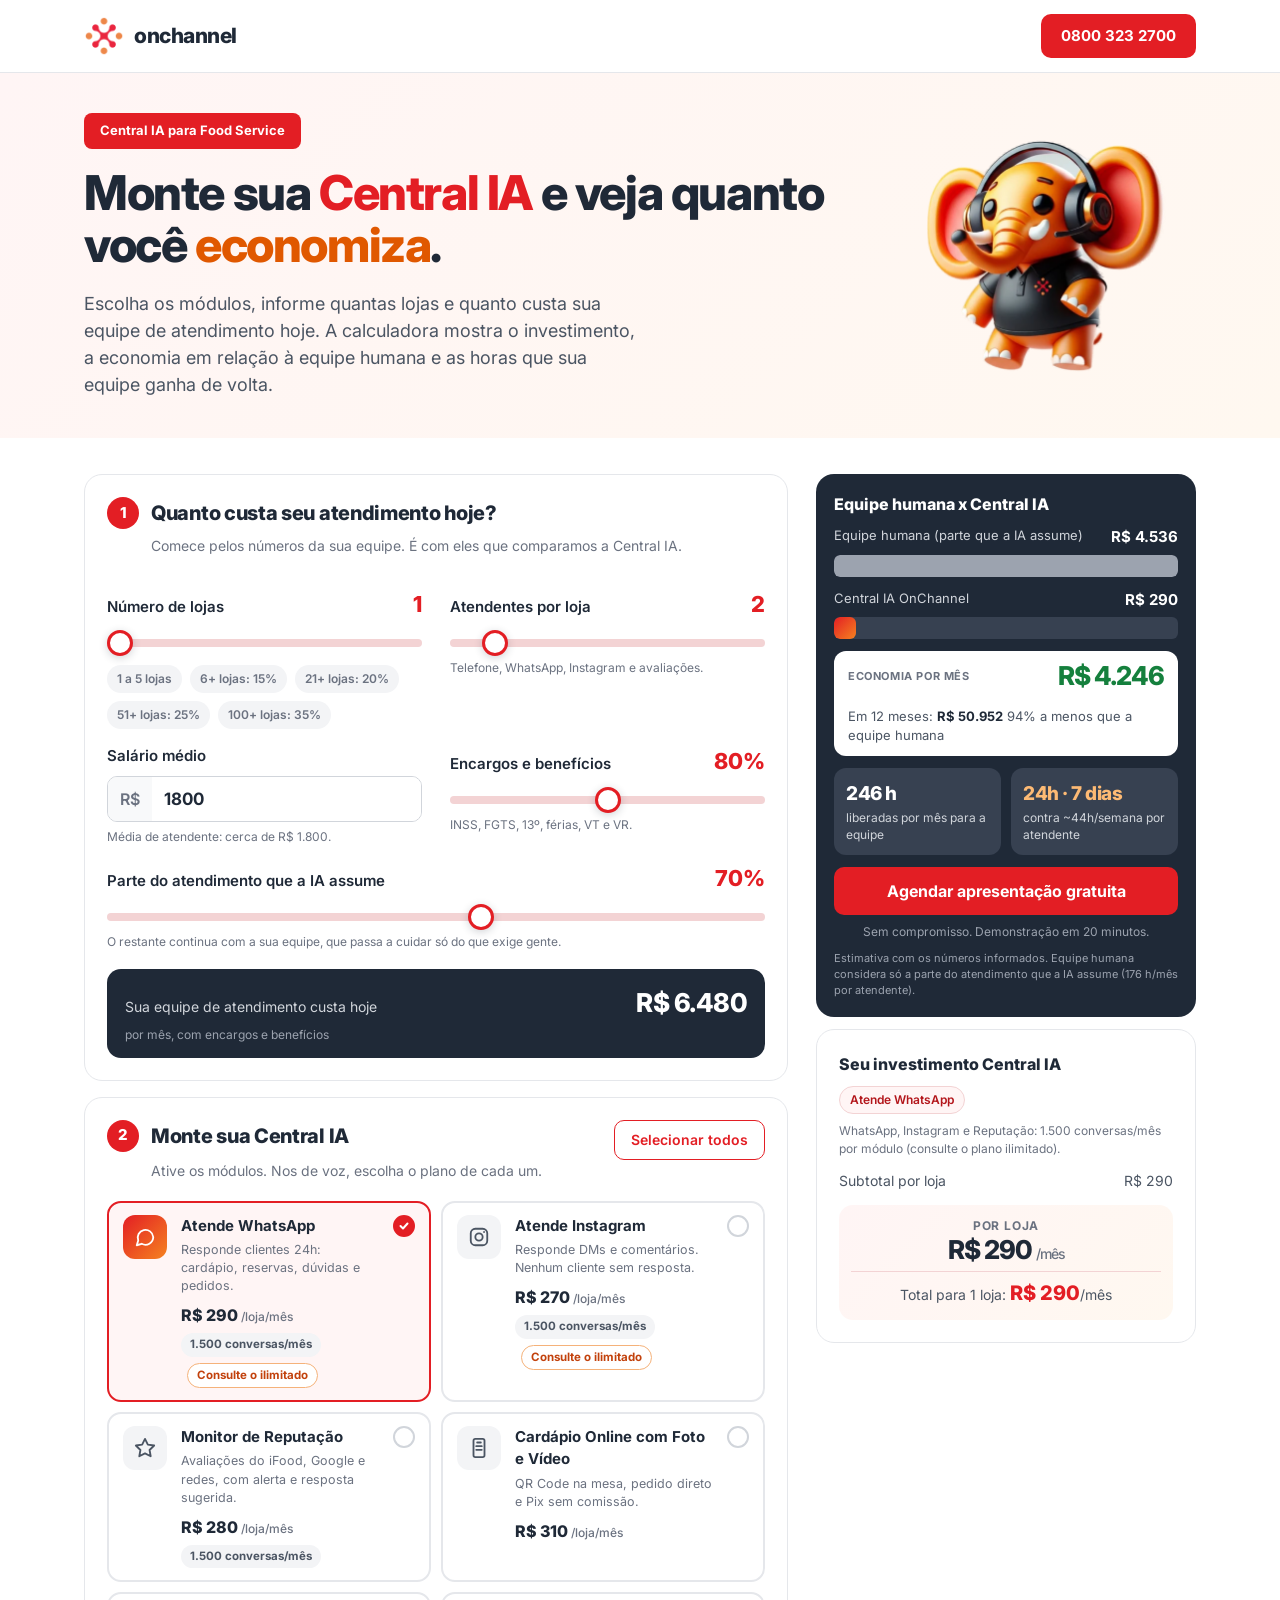
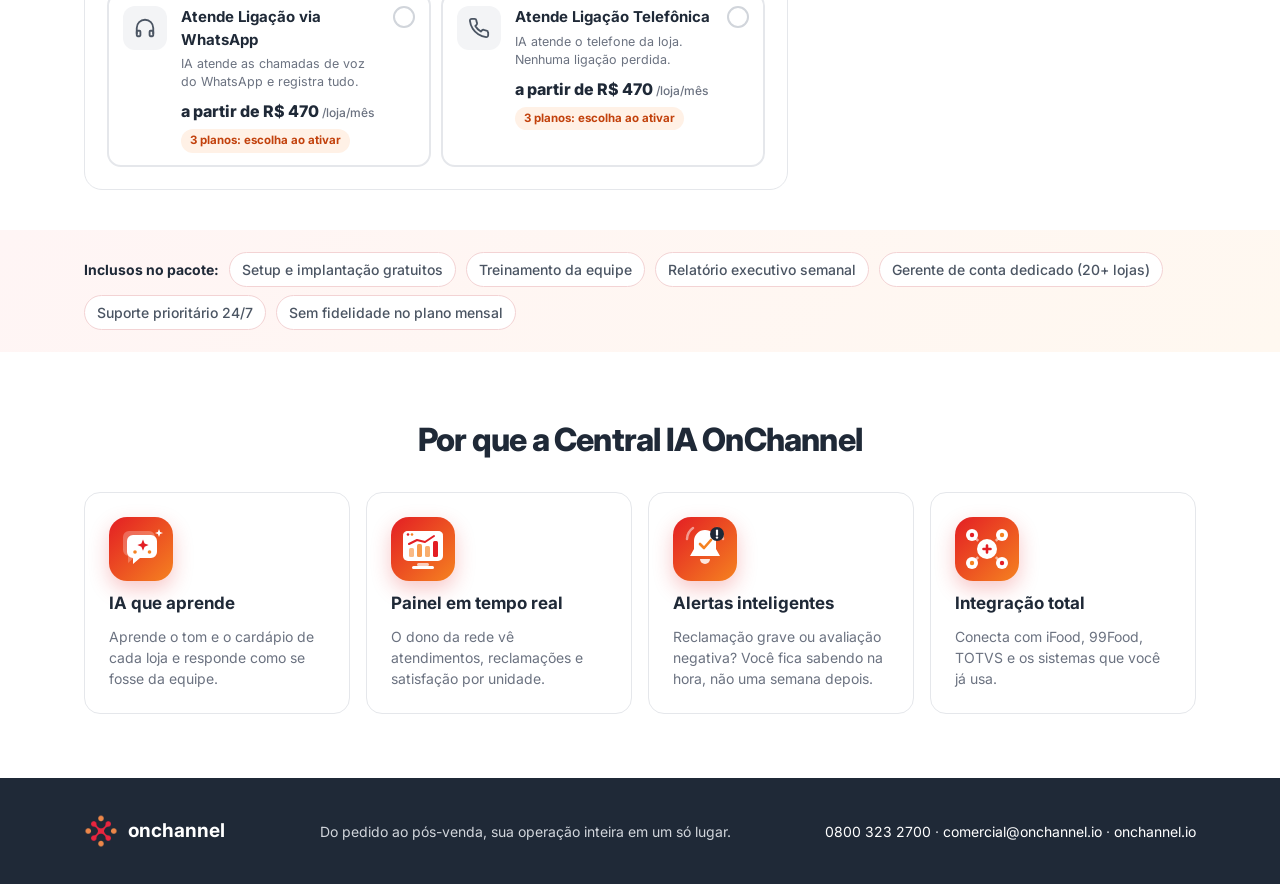
<file: centralia.html>
<!DOCTYPE html>
<html lang="pt-BR">
<head>
<meta charset="UTF-8">
<meta name="viewport" content="width=device-width, initial-scale=1.0">
<title>Central IA OnChannel | Calcule sua economia no atendimento</title>
<meta name="description" content="Monte sua Central IA para food service: WhatsApp, Instagram, reputação, cardápio e voz com IA. Compare com o custo da equipe humana e veja a economia.">
<link rel="canonical" href="https://onchannel.io/centralia">
<meta property="og:title" content="Central IA OnChannel | Calcule sua economia no atendimento">
<meta property="og:image" content="https://onchannel.io/images/mascote-v2.webp">
<link rel="icon" href="/images/logo-simbolo.webp">
<link rel="preconnect" href="https://fonts.googleapis.com">
<link href="https://fonts.googleapis.com/css2?family=Inter:wght@400;500;600;700;800&display=swap" rel="stylesheet">
<style>
:root{
  --red:#E31E24; --red-dark:#B3161B; --orange:#F58220; --orange-text:#C2410C;
  --ink:#1F2937; --gray:#4B5563; --muted:#6B7280; --line:#E5E7EB; --soft:#F8F9FA;
  --peach:linear-gradient(135deg,#FFF5F5 0%,#FFF8F0 100%);
  --grad:linear-gradient(135deg,#E31E24 0%,#F58220 100%);
  --green:#15803D; --green-bg:#ECFDF3;
}
*{margin:0;padding:0;box-sizing:border-box}
body{font-family:Inter,sans-serif;color:var(--ink);background:#fff;line-height:1.5}
a{color:var(--red)}
.wrap{max-width:1160px;margin:0 auto;padding:0 24px}

/* header */
header{border-bottom:1px solid var(--line);background:#fff}
header .wrap{display:flex;align-items:center;justify-content:space-between;gap:16px;padding-top:14px;padding-bottom:14px;flex-wrap:wrap}
.brand{display:flex;align-items:center;gap:10px;text-decoration:none;color:var(--ink)}
.brand img{width:40px;height:40px}
.brand span{font-weight:800;font-size:21px;letter-spacing:-.5px}
.hdr-cta{display:inline-flex;align-items:center;min-height:44px;padding:0 20px;border-radius:10px;background:var(--red);color:#fff;font-weight:700;font-size:15px;text-decoration:none}

/* hero */
.hero{background:var(--peach)}
.hero .wrap{display:flex;flex-wrap:wrap;align-items:center;gap:32px;padding-top:40px;padding-bottom:40px}
.hero-text{flex:1 1 520px;min-width:0;display:flex;flex-direction:column;gap:18px}
.pill{align-self:flex-start;padding:8px 16px;border-radius:8px;background:var(--red);color:#fff;font-weight:700;font-size:13px}
h1{font-size:48px;line-height:1.1;font-weight:800;letter-spacing:-1.4px}
h1 .r{color:var(--red)} h1 .o{color:#E05800}
.hero p{font-size:18px;color:var(--gray);max-width:560px}
.hero-img{flex:0 1 300px;display:flex;justify-content:center}
.hero-img img{width:100%;max-width:240px;height:auto}

/* layout */
.calc{padding:36px 0 40px}
.grid{display:grid;grid-template-columns:minmax(0,1fr) 380px;gap:28px;align-items:start}
@media (max-width:960px){.grid{grid-template-columns:1fr}}
.card{background:#fff;border:1px solid var(--line);border-radius:18px;padding:28px}
.card + .card{margin-top:20px}
.step{display:flex;align-items:center;gap:12px;margin-bottom:6px}
.step-n{width:32px;height:32px;border-radius:999px;background:var(--red);color:#fff;font-weight:800;font-size:15px;display:flex;align-items:center;justify-content:center;flex:none}
.step h2{font-size:20px;font-weight:800;letter-spacing:-.3px}
.sub{font-size:14px;color:var(--muted);margin:0 0 20px 44px}
.row-between{display:flex;justify-content:space-between;align-items:flex-start;gap:12px;flex-wrap:wrap}

/* modules */
.mods{display:grid;grid-template-columns:repeat(auto-fit,minmax(260px,1fr));gap:12px}
.mod{display:flex;gap:14px;align-items:flex-start;text-align:left;width:100%;padding:16px;border:2px solid var(--line);border-radius:14px;background:#fff;cursor:pointer;font:inherit;color:inherit;transition:border-color .2s, background .2s}
.mod:hover{border-color:#F3B4B6}
.mod[aria-pressed="true"]{border-color:var(--red);background:#FFF5F5}
.mod-ic{width:44px;height:44px;border-radius:12px;background:#F3F4F6;display:flex;align-items:center;justify-content:center;flex:none;transition:background .2s}
.mod[aria-pressed="true"] .mod-ic{background:var(--grad)}
.mod-ic svg{stroke:var(--gray)} .mod[aria-pressed="true"] .mod-ic svg{stroke:#fff}
.mod-name{font-weight:700;font-size:15px;display:block}
.mod-desc{font-size:13px;color:var(--muted);display:block;margin:4px 0 8px;line-height:1.45}
.mod-price{font-weight:800;font-size:16px;color:var(--ink)} .mod-price small{font-weight:500;font-size:12px;color:var(--muted)}
.check{margin-left:auto;width:22px;height:22px;border-radius:999px;border:2px solid #D1D5DB;flex:none;display:flex;align-items:center;justify-content:center}
.mod[aria-pressed="true"] .check{background:var(--red);border-color:var(--red)}
.check svg{opacity:0} .mod[aria-pressed="true"] .check svg{opacity:1}
.btn-ghost{border:1px solid var(--red);color:var(--red);background:#fff;border-radius:10px;padding:0 16px;min-height:40px;font:600 14px Inter,sans-serif;cursor:pointer}

/* sliders */
.field{margin-top:18px}
.field-top{display:flex;justify-content:space-between;align-items:baseline;gap:12px;margin-bottom:8px}
.field label{font-weight:600;font-size:15px}
.field .val{font-weight:800;font-size:22px;color:var(--red)}
.field .hint{font-size:12px;color:var(--muted);margin-top:6px}
input[type=range]{-webkit-appearance:none;appearance:none;width:100%;height:8px;border-radius:999px;background:#F3D3D4;outline:none}
input[type=range]::-webkit-slider-thumb{-webkit-appearance:none;width:26px;height:26px;border-radius:50%;background:#fff;border:3px solid var(--red);cursor:pointer;box-shadow:0 2px 8px rgba(31,41,55,.2)}
input[type=range]::-moz-range-thumb{width:22px;height:22px;border-radius:50%;background:#fff;border:3px solid var(--red);cursor:pointer}
input[type=range]:focus-visible{outline:3px solid #FDBA74;outline-offset:4px}
.tiers{display:flex;flex-wrap:wrap;gap:8px;margin-top:12px}
.tier{font-size:12px;font-weight:600;padding:5px 10px;border-radius:999px;background:#F3F4F6;color:var(--muted)}
.tier.on{background:var(--green-bg);color:var(--green)}
.two{display:grid;grid-template-columns:repeat(auto-fit,minmax(220px,1fr));gap:4px 24px}
.money{display:flex;align-items:center;border:1px solid #D1D5DB;border-radius:10px;overflow:hidden;height:46px}
.money span{padding:0 12px;color:var(--muted);font-weight:600;background:var(--soft);height:100%;display:flex;align-items:center}
.money input{border:0;outline:0;flex:1;height:100%;padding:0 12px;font:700 17px Inter,sans-serif;color:var(--ink);min-width:0}
.money:focus-within{border-color:var(--red)}

/* summary */
.sticky{position:sticky;top:16px}
.sum h3{font-size:18px;font-weight:800;margin-bottom:14px}
.sum-item{display:flex;justify-content:space-between;gap:10px;font-size:14px;padding:8px 0;border-bottom:1px solid #F3F4F6}
.sum-item span:first-child{color:var(--gray)} .sum-item span:last-child{font-weight:700}
.sum-line{display:flex;justify-content:space-between;font-size:14px;padding:6px 0;color:var(--gray)}
.sum-line.green{color:var(--green);font-weight:700}
.total{background:var(--peach);border-radius:14px;padding:18px;margin-top:14px;text-align:center}
.total .lbl{font-size:12px;font-weight:700;color:var(--muted);text-transform:uppercase;letter-spacing:.8px}
.total .big{font-size:34px;font-weight:800;letter-spacing:-1px;line-height:1.15}
.total .big small{font-size:14px;font-weight:500;color:var(--muted)}
.total .month{margin-top:10px;padding-top:10px;border-top:1px solid #F3D3D4;font-size:14px;color:var(--gray)}
.total .month b{font-size:20px;color:var(--red);font-weight:800}
.empty{color:var(--muted);font-size:14px;padding:18px 0;text-align:center}
.cta{display:flex;align-items:center;justify-content:center;gap:10px;width:100%;min-height:52px;margin-top:16px;border-radius:10px;background:var(--red);color:#fff;font-weight:700;font-size:16px;text-decoration:none}
.cta:hover{background:var(--red-dark);color:#fff}
.cta-sub{text-align:center;font-size:12px;color:var(--muted);margin-top:8px}
.incl{list-style:none;display:flex;flex-direction:column;gap:8px;font-size:14px;color:var(--gray)}
.incl li{display:flex;gap:8px;align-items:flex-start}
.incl svg{flex:none;margin-top:3px}

/* comparison */
.compare{background:var(--ink);color:#fff;padding:64px 0}
.compare .head{display:flex;flex-direction:column;gap:10px;max-width:760px;margin-bottom:32px}
.compare h2{font-size:36px;font-weight:800;letter-spacing:-1px;line-height:1.15}
.compare .head p{color:#D1D5DB;font-size:17px}
.cmp-grid{display:grid;grid-template-columns:minmax(0,1.3fr) minmax(0,1fr);gap:24px}
@media (max-width:900px){.cmp-grid{grid-template-columns:1fr}}
.panel{background:#374151;border-radius:18px;padding:26px}
.bar-row{margin-bottom:20px}
.bar-top{display:flex;justify-content:space-between;gap:12px;font-size:15px;margin-bottom:8px}
.bar-top b{font-size:18px}
.bar{height:34px;border-radius:8px;background:#4B5563;overflow:hidden}
.bar i{display:block;height:100%;border-radius:8px;transition:width .5s ease}
.bar.h i{background:#9CA3AF}
.bar.ai i{background:var(--grad)}
.saving{margin-top:8px;padding:20px;border-radius:14px;background:#fff;color:var(--ink);display:flex;justify-content:space-between;align-items:center;gap:16px;flex-wrap:wrap}
.saving .lbl{font-size:13px;font-weight:700;color:var(--muted);text-transform:uppercase;letter-spacing:.6px}
.saving .num{font-size:34px;font-weight:800;color:var(--green);letter-spacing:-1px;line-height:1.1}
.saving .num.neg{color:var(--red)}
.saving .yr{font-size:14px;color:var(--gray)}
.saving .yr b{color:var(--ink)}
.kpis{display:grid;grid-template-columns:repeat(2,minmax(0,1fr));gap:14px}
.kpi{background:#374151;border-radius:14px;padding:18px}
.kpi .n{font-size:28px;font-weight:800;letter-spacing:-.5px;color:#fff}
.kpi .n.o{color:#FDBA74}
.kpi .t{font-size:13px;color:#D1D5DB;margin-top:4px;line-height:1.4}
.note{font-size:12px;color:#9CA3AF;margin-top:18px;line-height:1.5}

/* features */
.feats{padding:64px 0}
.feats h2{text-align:center;font-size:32px;font-weight:800;letter-spacing:-.8px;margin-bottom:28px}
.feat-grid{display:grid;grid-template-columns:repeat(auto-fit,minmax(230px,1fr));gap:16px}
.feat{border:1px solid var(--line);border-radius:16px;padding:24px;display:flex;flex-direction:column;gap:10px}
.feat-ic{width:48px;height:48px;border-radius:12px;background:var(--grad);display:flex;align-items:center;justify-content:center}
.feat b{font-size:17px} .feat span{font-size:14px;color:var(--muted)}


.cmp-card{margin-top:16px;background:var(--ink);color:#fff;border-radius:18px;padding:22px}
.cmp-title{font-weight:800;font-size:16px;margin-bottom:14px}
.cmp-card .bar-row{margin-bottom:12px}
.cmp-card .bar-top{display:flex;justify-content:space-between;gap:10px;font-size:13px;color:#D1D5DB;margin-bottom:6px}
.cmp-card .bar-top b{color:#fff;font-size:15px}
.cmp-card .bar{height:22px;border-radius:6px;background:#374151;overflow:hidden}
.cmp-card .bar i{display:block;height:100%;border-radius:6px;transition:width .5s ease}
.cmp-card .bar.h i{background:#9CA3AF}.cmp-card .bar.ai i{background:var(--grad)}
.cmp-card .saving{margin-top:6px;background:#fff;color:var(--ink);border-radius:12px;padding:14px 16px}
.cmp-card .saving .lbl{font-size:11px;font-weight:700;color:var(--muted);text-transform:uppercase;letter-spacing:.6px}
.cmp-card .saving .num{font-size:30px;font-weight:800;color:var(--green);letter-spacing:-1px;line-height:1.15}
.cmp-card .saving .num.neg{color:var(--red)}
.cmp-card .saving .yr{font-size:13px;color:var(--gray)} .cmp-card .saving .yr b{color:var(--ink)}
.cmp-card .kpis{display:grid;grid-template-columns:1fr 1fr;gap:10px;margin-top:12px}
.cmp-card .kpi{background:#374151;border-radius:12px;padding:12px}
.cmp-card .kpi .n{font-size:19px;font-weight:800;color:#fff}.cmp-card .kpi .n.o{color:#FDBA74}
.cmp-card .kpi .t{font-size:12px;color:#D1D5DB;margin-top:2px;line-height:1.35}
.cmp-card .cta-sub{color:#9CA3AF}
.cmp-card .note{font-size:11px;color:#9CA3AF;margin-top:10px;line-height:1.45}
.sum .total .big{font-size:28px}
.inclusos{background:var(--peach);padding:22px 0}
.inclusos .wrap{display:flex;flex-wrap:wrap;gap:8px 10px;align-items:center;font-size:14px}
.inclusos span{background:#fff;border:1px solid #F3D3D4;border-radius:999px;padding:6px 12px;color:var(--gray);font-weight:500}
.mod{padding:14px}.mod-desc{font-size:12.5px}

[hidden]{display:none!important}
.ops{display:grid;grid-template-columns:repeat(2,minmax(0,1fr));gap:4px 28px}
.ops .field{margin-top:12px}.ops-full{grid-column:1/-1}
@media (max-width:640px){.ops{grid-template-columns:1fr}}
.chips{display:flex;flex-wrap:wrap;gap:6px;margin-bottom:8px}
.chips span{font-size:12px;font-weight:600;background:#FFF5F5;color:var(--red-dark);border:1px solid #F3D3D4;border-radius:999px;padding:4px 10px}
.sum{padding:20px}.sum h3{font-size:16px;margin-bottom:10px}
.sum .total{padding:12px;margin-top:8px}.sum .total .big{font-size:26px}.sum .total .month{margin-top:6px;padding-top:6px}
.cmp-card{padding:18px;margin-top:12px}.cmp-title{margin-bottom:10px}
.cmp-card .saving{padding:10px 14px}.cmp-card .saving .num{font-size:26px}
.cmp-card .cta{margin-top:12px;min-height:48px}

.mods{gap:10px}.mod{padding:12px 14px}.card{padding:22px}.card + .card{margin-top:16px}
.sticky{top:12px}
.mod-tag{display:inline-block;margin-top:6px;font-size:11.5px;font-weight:700;padding:3px 9px;border-radius:999px;background:#F3F4F6;color:var(--gray)}.mod-tag.v{background:#FFF1E6;color:var(--orange-text)}
.franq{font-size:12px;color:var(--muted);margin-bottom:6px}
.plans{border:1px solid var(--line);border-radius:14px;padding:14px 16px 16px;margin-top:14px;transition:opacity .2s}
.plans.dim{opacity:.55}
.plans legend{font-weight:700;font-size:14px;padding:0 6px}.plans legend span{font-weight:500;color:var(--muted);font-size:12px}
.plan-grid{display:grid;grid-template-columns:repeat(3,minmax(0,1fr));gap:10px;margin-top:6px}
@media (max-width:640px){.plan-grid{grid-template-columns:1fr}}
.plan{cursor:pointer;display:block}
.plan input{position:absolute;opacity:0;pointer-events:none}
.plan-in{display:flex;flex-direction:column;gap:3px;height:100%;border:2px solid var(--line);border-radius:12px;padding:12px}
.plan input:checked + .plan-in{border-color:var(--orange);background:#FFF7EF}
.plan input:focus-visible + .plan-in{outline:3px solid #FDBA74;outline-offset:2px}
.plan-name{font-weight:800;font-size:14px}
.plan-price{font-weight:800;font-size:18px;color:var(--ink)}.plan-price small{font-size:11px;font-weight:500;color:var(--muted)}
.plan-line{font-size:12px;color:var(--gray);line-height:1.35}
.mod-box{display:flex;flex-direction:column}
.mod-box .mod{flex:1}
.mod-box:has(.vplan:not([hidden])) .mod{border-bottom-left-radius:0;border-bottom-right-radius:0;border-bottom-width:0}
.vplan{border:2px solid var(--red);border-top:1px dashed #F3B4B6;border-radius:0 0 14px 14px;background:#FFF5F5;padding:10px 12px 12px}
.vplan-t{font-size:12px;font-weight:700;color:var(--gray);margin-bottom:6px}
.vplan-opts{display:grid;grid-template-columns:repeat(3,minmax(0,1fr));gap:6px}
.vopt{cursor:pointer}.vopt input{position:absolute;opacity:0;pointer-events:none}
.vopt span{display:flex;flex-direction:column;align-items:center;text-align:center;gap:1px;border:2px solid var(--line);background:#fff;border-radius:10px;padding:7px 4px;min-height:44px;justify-content:center}
.vopt b{font-size:11.5px;font-weight:700;line-height:1.2}.vopt i{font-style:normal;font-size:13px;font-weight:800}
.vopt input:checked + span{border-color:var(--orange);background:#FFF7EF}
.vopt input:focus-visible + span{outline:3px solid #FDBA74;outline-offset:2px}
.vplan-d{font-size:12px;color:var(--gray);margin-top:6px;text-align:center}
.teamnow{margin-top:18px;border-radius:14px;background:var(--ink);color:#fff;padding:14px 18px;display:flex;flex-wrap:wrap;align-items:baseline;gap:4px 12px}
.teamnow span{font-size:14px;color:#D1D5DB;flex:1 1 200px}.teamnow b{font-size:26px;font-weight:800;letter-spacing:-.5px}.teamnow small{flex-basis:100%;font-size:12px;color:#9CA3AF}
.sticky .cmp-card{margin-top:0}.sticky .card.sum{margin-top:12px}
.feat{transition:transform .2s, box-shadow .2s, border-color .2s;align-items:flex-start}
.feat:hover{transform:translateY(-3px);box-shadow:0 12px 28px rgba(227,30,36,.12);border-color:#F3D3D4}
.feat-ic2{width:64px;height:64px;border-radius:18px;box-shadow:0 8px 20px rgba(227,30,36,.25)}
.feat-ic2 svg{display:block}
.mod-tag + .mod-tag{margin-left:6px}.mod-tag.u{background:#fff;border:1px solid #F5B27A;color:var(--orange-text)}
footer{background:var(--ink);color:#D1D5DB}
footer .wrap{padding-top:36px;padding-bottom:36px;display:flex;justify-content:space-between;gap:20px;flex-wrap:wrap;align-items:center;font-size:14px}
footer a{color:#fff;text-decoration:none}
@media (max-width:640px){h1{font-size:34px}.compare h2{font-size:28px}.total .big{font-size:28px}.card{padding:20px}.sub{margin-left:0}}
</style>
</head>
<body>

<header>
  <div class="wrap">
    <a class="brand" href="https://onchannel.io"><img src="/images/logo-simbolo.webp" alt="OnChannel"><span>onchannel</span></a>
    <a class="hdr-cta" href="https://wa.me/5508003232700">0800 323 2700</a>
  </div>
</header>

<section class="hero">
  <div class="wrap">
    <div class="hero-text">
      <span class="pill">Central IA para Food Service</span>
      <h1>Monte sua <span class="r">Central IA</span> e veja quanto você <span class="o">economiza</span>.</h1>
      <p>Escolha os módulos, informe quantas lojas e quanto custa sua equipe de atendimento hoje. A calculadora mostra o investimento, a economia em relação à equipe humana e as horas que sua equipe ganha de volta.</p>
    </div>
    <div class="hero-img"><img src="/images/mascote-v2.webp" alt="Mascote OnChannel, um elefante laranja com headset"></div>
  </div>
</section>

<section class="calc">
  <div class="wrap grid">
    <div>
      <!-- 1 OPERATION -->
      <div class="card">
        <div class="step"><span class="step-n">1</span><h2>Quanto custa seu atendimento hoje?</h2></div>
        <p class="sub">Comece pelos números da sua equipe. É com eles que comparamos a Central IA.</p>
        <div class="ops">
          <div class="field">
            <div class="field-top"><label for="stores">Número de lojas</label><span class="val" id="storesVal">1</span></div>
            <input type="range" id="stores" min="1" max="200" value="1">
            <div class="tiers" id="tiers"></div>
          </div>
          <div class="field">
            <div class="field-top"><label for="agents">Atendentes por loja</label><span class="val" id="agentsVal">2</span></div>
            <input type="range" id="agents" min="1" max="10" value="2">
            <div class="hint">Telefone, WhatsApp, Instagram e avaliações.</div>
          </div>
          <div class="field">
            <div class="field-top"><label for="salary">Salário médio</label></div>
            <div class="money"><span>R$</span><input id="salary" type="number" inputmode="numeric" min="0" step="50" value="1800"></div>
            <div class="hint">Média de atendente: cerca de R$ 1.800.</div>
          </div>
          <div class="field">
            <div class="field-top"><label for="charges">Encargos e benefícios</label><span class="val" id="chargesVal">80%</span></div>
            <input type="range" id="charges" min="40" max="120" step="5" value="80">
            <div class="hint">INSS, FGTS, 13º, férias, VT e VR.</div>
          </div>
          <div class="field ops-full">
            <div class="field-top"><label for="share">Parte do atendimento que a IA assume</label><span class="val" id="shareVal">70%</span></div>
            <input type="range" id="share" min="30" max="100" step="5" value="70">
            <div class="hint">O restante continua com a sua equipe, que passa a cuidar só do que exige gente.</div>
          </div>
        </div>
        <div class="teamnow"><span>Sua equipe de atendimento custa hoje</span><b id="teamNow">R$ 0</b><small>por mês, com encargos e benefícios</small></div>
      </div>
    


      <!-- 2 MODULES -->
      <div class="card">
        <div class="row-between">
          <div class="step"><span class="step-n">2</span><h2>Monte sua Central IA</h2></div>
          <button type="button" class="btn-ghost" id="allBtn">Selecionar todos</button>
        </div>
        <p class="sub">Ative os módulos. Nos de voz, escolha o plano de cada um.</p>
        <div class="mods" id="mods"></div>
      </div>
    </div>

    <!-- SUMMARY -->
    <aside class="sticky">
      <div class="cmp-card" aria-live="polite">
        <div class="cmp-title">Equipe humana x Central IA</div>
        <div class="bar-row">
          <div class="bar-top"><span>Equipe humana (parte que a IA assume)</span><b id="humanVal">R$ 0</b></div>
          <div class="bar h"><i id="humanBar" style="width:0%"></i></div>
        </div>
        <div class="bar-row">
          <div class="bar-top"><span>Central IA OnChannel</span><b id="aiVal">R$ 0</b></div>
          <div class="bar ai"><i id="aiBar" style="width:0%"></i></div>
        </div>
        <div class="saving">
          <div class="lbl" id="savLbl">Economia por mês</div>
          <div class="num" id="savMonth">R$ 0</div>
          <div class="yr">Em 12 meses: <b id="savYear">R$ 0</b> <span id="savPct"></span></div>
        </div>
        <div class="kpis">
          <div class="kpi"><div class="n" id="kHours">0 h</div><div class="t">liberadas por mês para a equipe</div></div>
          <div class="kpi"><div class="n o">24h · 7 dias</div><div class="t">contra ~44h/semana por atendente</div></div>
        </div>
        <a class="cta" id="cta" href="https://wa.me/5508003232700">Agendar apresentação gratuita</a>
        <div class="cta-sub">Sem compromisso. Demonstração em 20 minutos.</div>
        <p class="note">Estimativa com os números informados. Equipe humana considera só a parte do atendimento que a IA assume (176 h/mês por atendente).</p>
      </div>
      <div class="card sum" aria-live="polite">
        <h3>Seu investimento Central IA</h3>
        <div id="items"><div class="empty">Selecione os módulos para montar seu pacote.</div></div>
        <div id="calcBox" hidden>
          <div class="sum-line"><span>Subtotal por loja</span><span id="subtotal">R$ 0</span></div>
          <div class="sum-line green" id="discRow" hidden><span>Desconto de volume (<span id="discPct">0</span>%)</span><span id="discVal">- R$ 0</span></div>
          <div class="total">
            <div class="lbl">Por loja</div>
            <div class="big" id="perStore">R$ 0 <small>/mês</small></div>
            <div class="month">Total para <span id="storesTxt">1 loja</span>: <b id="monthly">R$ 0</b>/mês</div>
          </div>
        </div>
      </div>
    </aside>
  </div>
</section>

<section class="inclusos"><div class="wrap"><b>Inclusos no pacote:</b>
<span>Setup e implantação gratuitos</span><span>Treinamento da equipe</span><span>Relatório executivo semanal</span><span>Gerente de conta dedicado (20+ lojas)</span><span>Suporte prioritário 24/7</span><span>Sem fidelidade no plano mensal</span></div></section>
<!-- FEATURES -->
<section class="feats">
  <div class="wrap">
    <h2>Por que a Central IA OnChannel</h2>
    <div class="feat-grid">
      <div class="feat"><div class="feat-ic2"><svg viewBox="0 0 64 64" width="64" height="64" aria-hidden="true"><defs><linearGradient id="g1" x1="0" y1="0" x2="1" y2="1"><stop offset="0" stop-color="#E31E24"/><stop offset="1" stop-color="#F58220"/></linearGradient></defs><rect width="64" height="64" rx="18" fill="url(#g1)"/><path d="M14 20a6 6 0 0 1 6-6h20a6 6 0 0 1 6 6v13a6 6 0 0 1-6 6H27l-8 7v-7h1a6 6 0 0 1-6-6z" fill="#fff" fill-opacity=".25"/><path d="M18 24a6 6 0 0 1 6-6h18a6 6 0 0 1 6 6v11a6 6 0 0 1-6 6H31l-7 6v-6a6 6 0 0 1-6-6z" fill="#fff"/><path d="M34 22.5l1.6 4 4 1.6-4 1.6-1.6 4-1.6-4-4-1.6 4-1.6z" fill="#E31E24"/><circle cx="26" cy="35" r="1.8" fill="#F58220"/><circle cx="40.5" cy="35" r="1.8" fill="#F58220"/><path d="M50 12l1.1 2.9 2.9 1.1-2.9 1.1L50 20l-1.1-2.9L46 16l2.9-1.1z" fill="#fff"/></svg></div><b>IA que aprende</b><span>Aprende o tom e o cardápio de cada loja e responde como se fosse da equipe.</span></div>
      <div class="feat"><div class="feat-ic2"><svg viewBox="0 0 64 64" width="64" height="64" aria-hidden="true"><defs><linearGradient id="g2" x1="0" y1="0" x2="1" y2="1"><stop offset="0" stop-color="#E31E24"/><stop offset="1" stop-color="#F58220"/></linearGradient></defs><rect width="64" height="64" rx="18" fill="url(#g2)"/><rect x="12" y="14" width="40" height="30" rx="5" fill="#fff"/><rect x="12" y="14" width="40" height="7" rx="5" fill="#fff" fill-opacity=".6"/><circle cx="17" cy="17.5" r="1.3" fill="#E31E24"/><circle cx="21" cy="17.5" r="1.3" fill="#F58220"/><rect x="18" y="31" width="5" height="9" rx="1.5" fill="#F58220" fill-opacity=".55"/><rect x="26" y="27" width="5" height="13" rx="1.5" fill="#F58220" fill-opacity=".8"/><rect x="34" y="29" width="5" height="11" rx="1.5" fill="#F58220" fill-opacity=".65"/><rect x="42" y="24" width="5" height="16" rx="1.5" fill="#E31E24"/><path d="M18 27l8-4 8 2 9-6" stroke="#E31E24" stroke-width="2" fill="none" stroke-linecap="round" stroke-linejoin="round"/><rect x="26" y="46" width="12" height="3" rx="1.5" fill="#fff" fill-opacity=".7"/><rect x="21" y="49" width="22" height="3" rx="1.5" fill="#fff"/></svg></div><b>Painel em tempo real</b><span>O dono da rede vê atendimentos, reclamações e satisfação por unidade.</span></div>
      <div class="feat"><div class="feat-ic2"><svg viewBox="0 0 64 64" width="64" height="64" aria-hidden="true"><defs><linearGradient id="g3" x1="0" y1="0" x2="1" y2="1"><stop offset="0" stop-color="#E31E24"/><stop offset="1" stop-color="#F58220"/></linearGradient></defs><rect width="64" height="64" rx="18" fill="url(#g3)"/><path d="M14 22a14 14 0 0 1 6-11" stroke="#fff" stroke-opacity=".5" stroke-width="2.5" fill="none" stroke-linecap="round"/><path d="M50 22a14 14 0 0 0-6-11" stroke="#fff" stroke-opacity=".5" stroke-width="2.5" fill="none" stroke-linecap="round"/><path d="M32 13a11 11 0 0 0-11 11v8l-4 7h30l-4-7v-8a11 11 0 0 0-11-11z" fill="#fff"/><path d="M27 42a5 5 0 0 0 10 0z" fill="#fff" fill-opacity=".85"/><circle cx="44" cy="17" r="7" fill="#1F2937"/><path d="M44 13.5v4.2" stroke="#fff" stroke-width="2.2" stroke-linecap="round"/><circle cx="44" cy="20.6" r="1.2" fill="#fff"/><path d="M27 27l4 4 7-8" stroke="#F58220" stroke-width="2.6" fill="none" stroke-linecap="round" stroke-linejoin="round"/></svg></div><b>Alertas inteligentes</b><span>Reclamação grave ou avaliação negativa? Você fica sabendo na hora, não uma semana depois.</span></div>
      <div class="feat"><div class="feat-ic2"><svg viewBox="0 0 64 64" width="64" height="64" aria-hidden="true"><defs><linearGradient id="g4" x1="0" y1="0" x2="1" y2="1"><stop offset="0" stop-color="#E31E24"/><stop offset="1" stop-color="#F58220"/></linearGradient></defs><rect width="64" height="64" rx="18" fill="url(#g4)"/><path d="M32 32L17 18M32 32l15-14M32 32L17 46M32 32l15 14" stroke="#fff" stroke-opacity=".55" stroke-width="2.5" stroke-dasharray="3 3"/><circle cx="17" cy="18" r="6" fill="#fff"/><circle cx="47" cy="18" r="6" fill="#fff"/><circle cx="17" cy="46" r="6" fill="#fff"/><circle cx="47" cy="46" r="6" fill="#fff"/><circle cx="17" cy="18" r="2.2" fill="#E31E24"/><circle cx="47" cy="18" r="2.2" fill="#F58220"/><circle cx="17" cy="46" r="2.2" fill="#F58220"/><circle cx="47" cy="46" r="2.2" fill="#E31E24"/><circle cx="32" cy="32" r="10" fill="#fff"/><path d="M28.5 32h7M32 28.5v7" stroke="#E31E24" stroke-width="2.6" stroke-linecap="round"/></svg></div><b>Integração total</b><span>Conecta com iFood, 99Food, TOTVS e os sistemas que você já usa.</span></div>
    </div>
  </div>
</section>

<footer>
  <div class="wrap">
    <div style="display:flex;align-items:center;gap:10px"><img src="/images/logo-simbolo.webp" alt="" width="34" height="34"><b style="color:#fff;font-size:19px">onchannel</b></div>
    <div>Do pedido ao pós-venda, sua operação inteira em um só lugar.</div>
    <div><a href="https://wa.me/5508003232700">0800 323 2700</a> · <a href="mailto:comercial@onchannel.io">comercial@onchannel.io</a> · <a href="https://onchannel.io">onchannel.io</a></div>
  </div>
</footer>

<script>
const MODS=[
 {id:'whatsapp',name:'Atende WhatsApp',desc:'Responde clientes 24h: cardápio, reservas, dúvidas e pedidos.',price:290,tag:'1.500 conversas/mês',ilim:1,ic:'<path d="M21 12a8.5 8.5 0 0 1-12.6 7.4L3 21l1.6-5.2A8.5 8.5 0 1 1 21 12z"/>'},
 {id:'instagram',name:'Atende Instagram',desc:'Responde DMs e comentários. Nenhum cliente sem resposta.',price:270,tag:'1.500 conversas/mês',ilim:1,ic:'<rect x="3" y="3" width="18" height="18" rx="5"/><circle cx="12" cy="12" r="4"/><path d="M17.5 6.5h.01"/>'},
 {id:'reputacao',name:'Monitor de Reputação',desc:'Avaliações do iFood, Google e redes, com alerta e resposta sugerida.',price:280,tag:'1.500 conversas/mês',ic:'<path d="M12 2l3.1 6.3 6.9 1-5 4.9 1.2 6.8L12 17.8 5.8 21l1.2-6.8-5-4.9 6.9-1z"/>'},
 {id:'cardapio',name:'Cardápio Online com Foto e Vídeo',desc:'QR Code na mesa, pedido direto e Pix sem comissão.',price:310,tag:'',ic:'<rect x="6" y="2" width="12" height="20" rx="2"/><path d="M10 6h4M9 10h6M9 14h6"/>'},
 {id:'lig_wpp',name:'Atende Ligação via WhatsApp',desc:'IA atende as chamadas de voz do WhatsApp e registra tudo.',price:0,voice:1,ic:'<path d="M3 18v-6a9 9 0 0 1 18 0v6"/><rect x="3" y="15" width="4" height="6" rx="1"/><rect x="17" y="15" width="4" height="6" rx="1"/>'},
 {id:'lig_tel',name:'Atende Ligação Telefônica',desc:'IA atende o telefone da loja. Nenhuma ligação perdida.',price:0,voice:1,ic:'<path d="M22 16.9v3a2 2 0 0 1-2.2 2 19.8 19.8 0 0 1-8.6-3.1 19.5 19.5 0 0 1-6-6A19.8 19.8 0 0 1 2.1 4.2 2 2 0 0 1 4.1 2h3a2 2 0 0 1 2 1.7c.1.9.4 1.8.7 2.7a2 2 0 0 1-.5 2.1L8 9.8a16 16 0 0 0 6 6l1.3-1.3a2 2 0 0 1 2.1-.4c.9.3 1.8.6 2.7.7a2 2 0 0 1 1.7 2z"/>'}
];
const PLANS=[
 {id:'ess',name:'Essencial',price:470,lines:['1 ligação simultânea','Até 900 ligações/mês','+ R$ 1,90 por minuto adicional'],short:'até 900 ligações'},
 {id:'ilim1',name:'Ilimitado',price:1100,lines:['1 ligação simultânea','Ligações ilimitadas'],short:'1 simultânea'},
 {id:'ilim2',name:'Ilimitado Plus',price:1990,lines:['2 ligações simultâneas','Ligações ilimitadas'],short:'2 simultâneas'}
];
const plans={lig_wpp:'ess',lig_tel:'ess'};
const planOf=m=>PLANS.find(p=>p.id===plans[m.id]);
const priceOf=m=>m.voice?planOf(m).price:m.price;
const TIERS=[{min:1,pct:0,label:'1 a 5 lojas'},{min:6,pct:15,label:'6+ lojas: 15%'},{min:21,pct:20,label:'21+ lojas: 20%'},{min:51,pct:25,label:'51+ lojas: 25%'},{min:100,pct:35,label:'100+ lojas: 35%'}];
const HOURS_PER_AGENT=176;
const sel=new Set(['whatsapp']);
const $=id=>document.getElementById(id);
const brl=v=>'R$ '+Math.round(v).toLocaleString('pt-BR');
const check='<svg width="12" height="12" viewBox="0 0 24 24" fill="none" stroke="#fff" stroke-width="4" stroke-linecap="round" stroke-linejoin="round" aria-hidden="true"><path d="M5 12l5 5 9-10"/></svg>';

$('mods').innerHTML=MODS.map(m=>`<div class="mod-box"><button type="button" class="mod" aria-pressed="false" data-id="${m.id}">
  <span class="mod-ic"><svg width="22" height="22" viewBox="0 0 24 24" fill="none" stroke-width="2" stroke-linecap="round" stroke-linejoin="round" aria-hidden="true">${m.ic}</svg></span>
  <span style="flex:1;min-width:0"><span class="mod-name">${m.name}</span><span class="mod-desc">${m.desc}</span><span class="mod-price" data-p="${m.id}">${m.voice?'':brl(m.price)}<small> /loja/mês</small></span>${m.voice||m.tag?`<span class="mod-tag${m.voice?' v':''}" data-t="${m.id}">${m.voice?'':m.tag}</span>`:''}${m.ilim?'<span class="mod-tag u">Consulte o ilimitado</span>':''}</span>
  <span class="check">${check}</span></button>${m.voice?`<div class="vplan" data-v="${m.id}" hidden><div class="vplan-t">Plano de ${m.id==='lig_wpp'?'voz no WhatsApp':'telefonia'}</div><div class="vplan-opts">${PLANS.map(p=>`<label class="vopt"><input type="radio" name="plan-${m.id}" value="${p.id}"${p.id===plans[m.id]?' checked':''}><span><b>${p.name}</b><i>${brl(p.price)}</i></span></label>`).join('')}</div><div class="vplan-d" data-d="${m.id}"></div></div>`:''}</div>`).join('');
MODS.filter(m=>m.voice).forEach(m=>document.querySelectorAll(`input[name="plan-${m.id}"]`).forEach(r=>r.addEventListener('change',()=>{plans[m.id]=r.value;update()})));
$('tiers').innerHTML=TIERS.map((t,i)=>`<span class="tier" data-i="${i}">${t.label}</span>`).join('');

document.querySelectorAll('button.mod').forEach(b=>b.addEventListener('click',()=>{
  const id=b.dataset.id; sel.has(id)?sel.delete(id):sel.add(id); update();
}));
$('allBtn').addEventListener('click',()=>{
  if(sel.size===MODS.length) sel.clear(); else MODS.forEach(m=>sel.add(m.id)); update();
});
['stores','agents','charges','share','salary'].forEach(id=>$(id).addEventListener('input',update));

function discountFor(n){let p=0;TIERS.forEach(t=>{if(n>=t.min)p=t.pct});return p}

function update(){
  const stores=+$('stores').value, agents=+$('agents').value, charges=+$('charges').value/100,
        share=+$('share').value/100, salary=Math.max(0,+$('salary').value||0);
  const disc=discountFor(stores);
  $('storesVal').textContent=stores; $('agentsVal').textContent=agents;
  $('chargesVal').textContent=Math.round(charges*100)+'%'; $('shareVal').textContent=Math.round(share*100)+'%';
  document.querySelectorAll('.tier').forEach(el=>{const t=TIERS[el.dataset.i];el.classList.toggle('on',t.pct===disc&&disc>0)});
  document.querySelectorAll('button.mod').forEach(b=>b.setAttribute('aria-pressed',sel.has(b.dataset.id)));
  $('allBtn').textContent=sel.size===MODS.length?'Limpar todos':'Selecionar todos';

  const chosen=MODS.filter(m=>sel.has(m.id));
  MODS.filter(m=>m.voice).forEach(m=>{const P=planOf(m);
    document.querySelector(`[data-p="${m.id}"]`).innerHTML=(sel.has(m.id)?'':'a partir de ')+brl(sel.has(m.id)?P.price:PLANS[0].price)+'<small> /loja/mês</small>';
    document.querySelector(`[data-t="${m.id}"]`).textContent=sel.has(m.id)?P.name+' · '+P.short:'3 planos: escolha ao ativar';
    document.querySelector(`[data-v="${m.id}"]`).hidden=!sel.has(m.id);
    document.querySelector(`[data-d="${m.id}"]`).textContent=P.lines.join(' · ');});
  const lines=P=>P.lines.map((l,i)=>i?l[0].toLowerCase()+l.slice(1):l).join(', ');
  const subtotal=chosen.reduce((s,m)=>s+priceOf(m),0);
  const discVal=Math.round(subtotal*disc/100);
  const perStore=subtotal-discVal, monthly=perStore*stores;

  if(!chosen.length){$('items').innerHTML='<div class="empty">Selecione os módulos para montar seu pacote.</div>';$('calcBox').hidden=true;}
  else{
    $('items').innerHTML=`<div class="chips">${chosen.map(m=>`<span>${m.name}${m.voice?' ('+planOf(m).name+')':''}</span>`).join('')}</div><div class="franq">${chosen.some(m=>m.tag)?'WhatsApp, Instagram e Reputação: 1.500 conversas/mês por módulo (consulte o plano ilimitado). ':''}${chosen.filter(m=>m.voice).map(m=>(m.id==='lig_wpp'?'Voz WhatsApp':'Telefonia')+', '+planOf(m).name+': '+lines(planOf(m))+'. ').join('')}</div>`;
    $('calcBox').hidden=false;
    $('subtotal').textContent=brl(subtotal);
    $('discRow').hidden=disc===0; $('discPct').textContent=disc; $('discVal').textContent='- '+brl(discVal);
    $('perStore').innerHTML=brl(perStore)+' <small>/mês</small>';
    $('storesTxt').textContent=stores+(stores>1?' lojas':' loja');
    $('monthly').textContent=brl(monthly);
  }

  // human comparison
  const teamCost=agents*salary*(1+charges)*stores;
  $('teamNow').textContent=brl(teamCost);
  const replaced=teamCost*share;
  const saving=replaced-monthly;
  const max=Math.max(replaced,monthly,1);
  $('humanVal').textContent=brl(replaced); $('aiVal').textContent=brl(monthly);
  $('humanBar').style.width=(replaced/max*100)+'%'; $('aiBar').style.width=(monthly/max*100)+'%';
  const sm=$('savMonth');
  if(!chosen.length){sm.textContent='Escolha os módulos';sm.className='num';$('savYear').textContent='-';$('savPct').textContent='';$('savLbl').textContent='Economia por mês';}
  else if(saving>=0){sm.textContent=brl(saving);sm.className='num';$('savLbl').textContent='Economia por mês';$('savYear').textContent=brl(saving*12);$('savPct').textContent=replaced>0?Math.round(saving/replaced*100)+'% a menos que a equipe humana':'';}
  else{sm.textContent=brl(-saving);sm.className='num neg';$('savLbl').textContent='Investimento acima da equipe';$('savYear').textContent='-';$('savPct').textContent='(com essa equipe, vale começar pelo plano Essencial ou por menos módulos)';}
  $('kHours').textContent=Math.round(agents*HOURS_PER_AGENT*share*stores).toLocaleString('pt-BR')+' h';

  // mensagem completa para o WhatsApp comercial
  const L=[];
  L.push('Olá! Fiz uma simulação da Central IA OnChannel e quero agendar uma apresentação.');
  L.push('');
  L.push('*Minha operação*');
  L.push('• Lojas: '+stores);
  L.push('• Atendentes por loja: '+agents+' (total '+(agents*stores)+')');
  L.push('• Salário médio: '+brl(salary)+' + '+Math.round(charges*100)+'% de encargos e benefícios');
  L.push('• Custo atual da equipe: '+brl(teamCost)+'/mês');
  L.push('• Parte do atendimento para a IA: '+Math.round(share*100)+'%');
  L.push('');
  if(chosen.length){
    L.push('*Módulos escolhidos (por loja)*');
    chosen.forEach(m=>L.push('• '+m.name+(m.voice?' (plano '+planOf(m).name+')':'')+': '+brl(priceOf(m))));
    L.push('');
    L.push('*Investimento*');
    L.push('• Subtotal por loja: '+brl(subtotal));
    if(disc>0) L.push('• Desconto de volume: '+disc+'% (- '+brl(discVal)+' por loja)');
    L.push('• Por loja: '+brl(perStore)+'/mês');
    L.push('• Total: '+brl(monthly)+'/mês para '+stores+(stores>1?' lojas':' loja'));
    L.push('');
    L.push('*Comparativo*');
    if(saving>=0){L.push('• Economia estimada: '+brl(saving)+'/mês ('+brl(saving*12)+' em 12 meses)');}
    else{L.push('• Central IA fica '+brl(-saving)+'/mês acima da parte da equipe substituída');}
    L.push('• Horas liberadas: '+Math.round(agents*HOURS_PER_AGENT*share*stores).toLocaleString('pt-BR')+' h/mês');
  } else {
    L.push('Ainda não escolhi os módulos, quero ajuda para montar o pacote.');
  }
  $('cta').href='https://wa.me/5508003232700?text='+encodeURIComponent(L.join('\n'));
}
update();
</script>
</body>
</html>
</file>
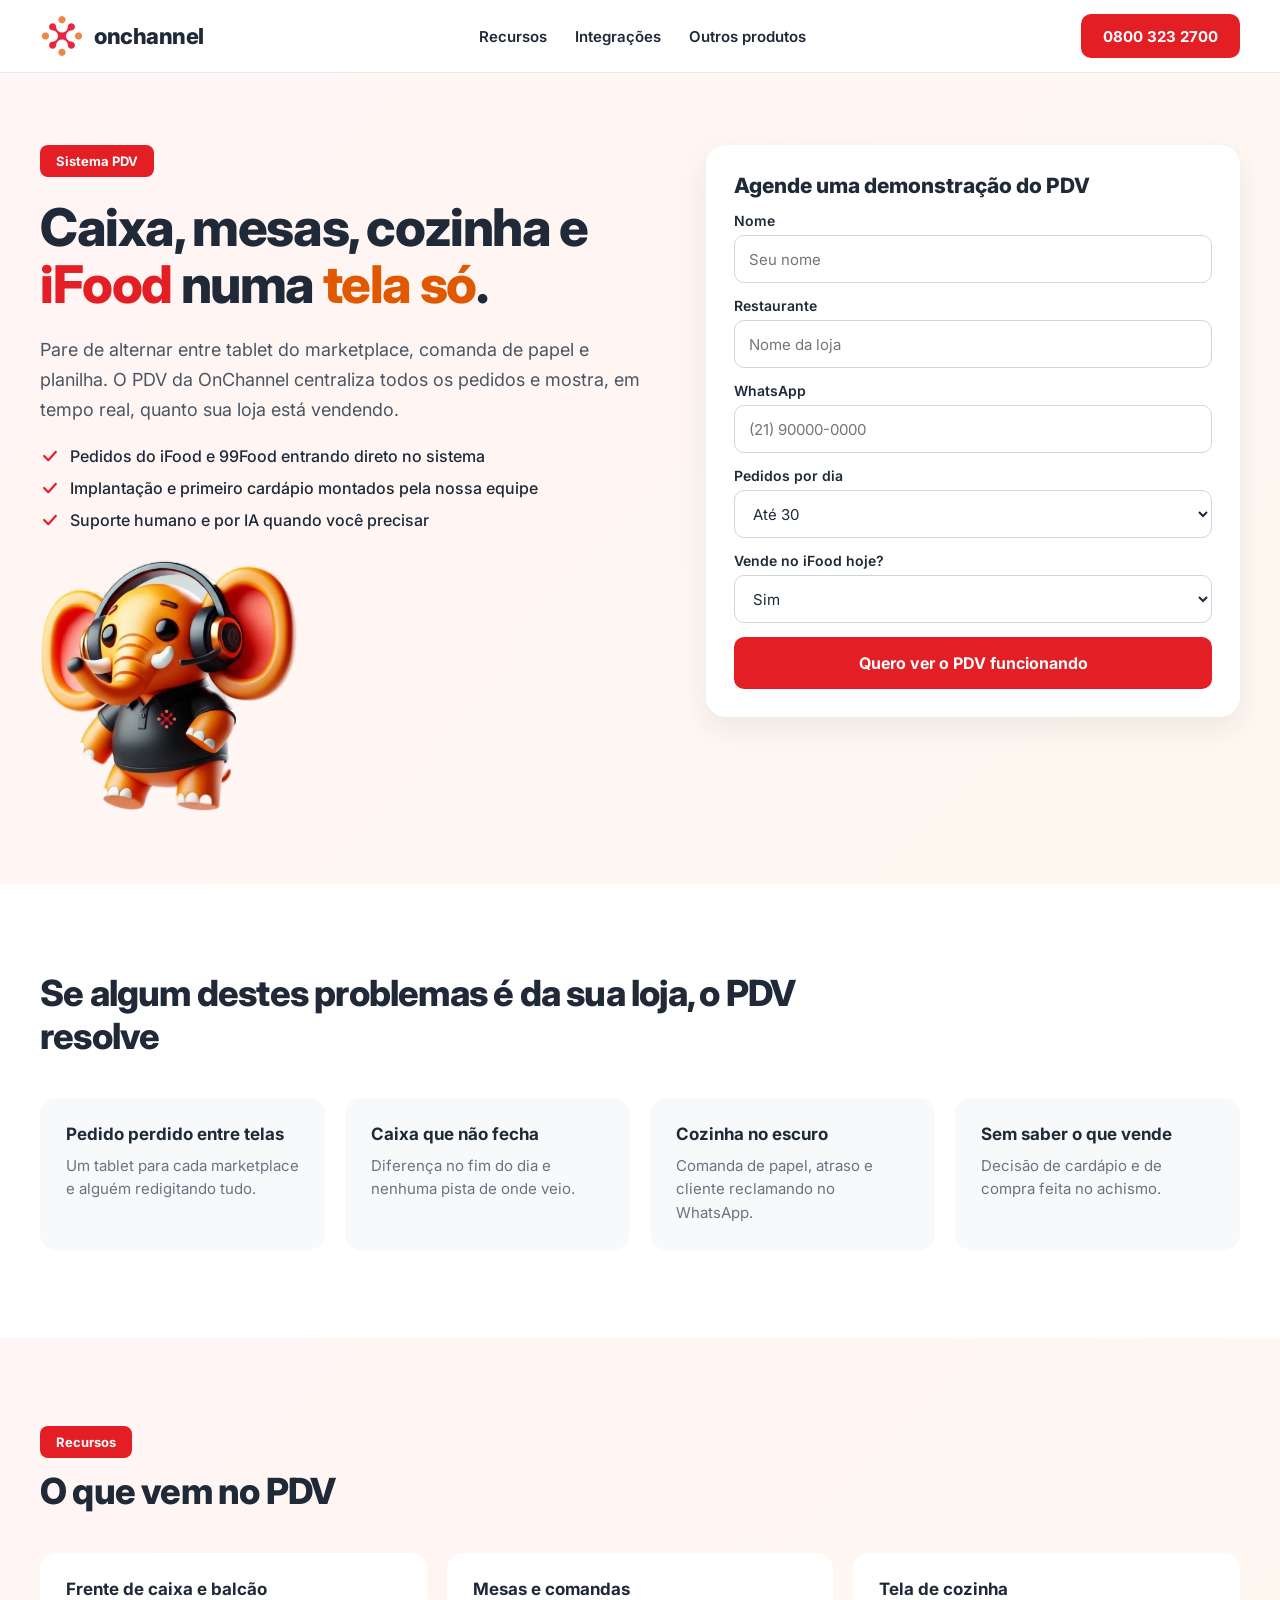
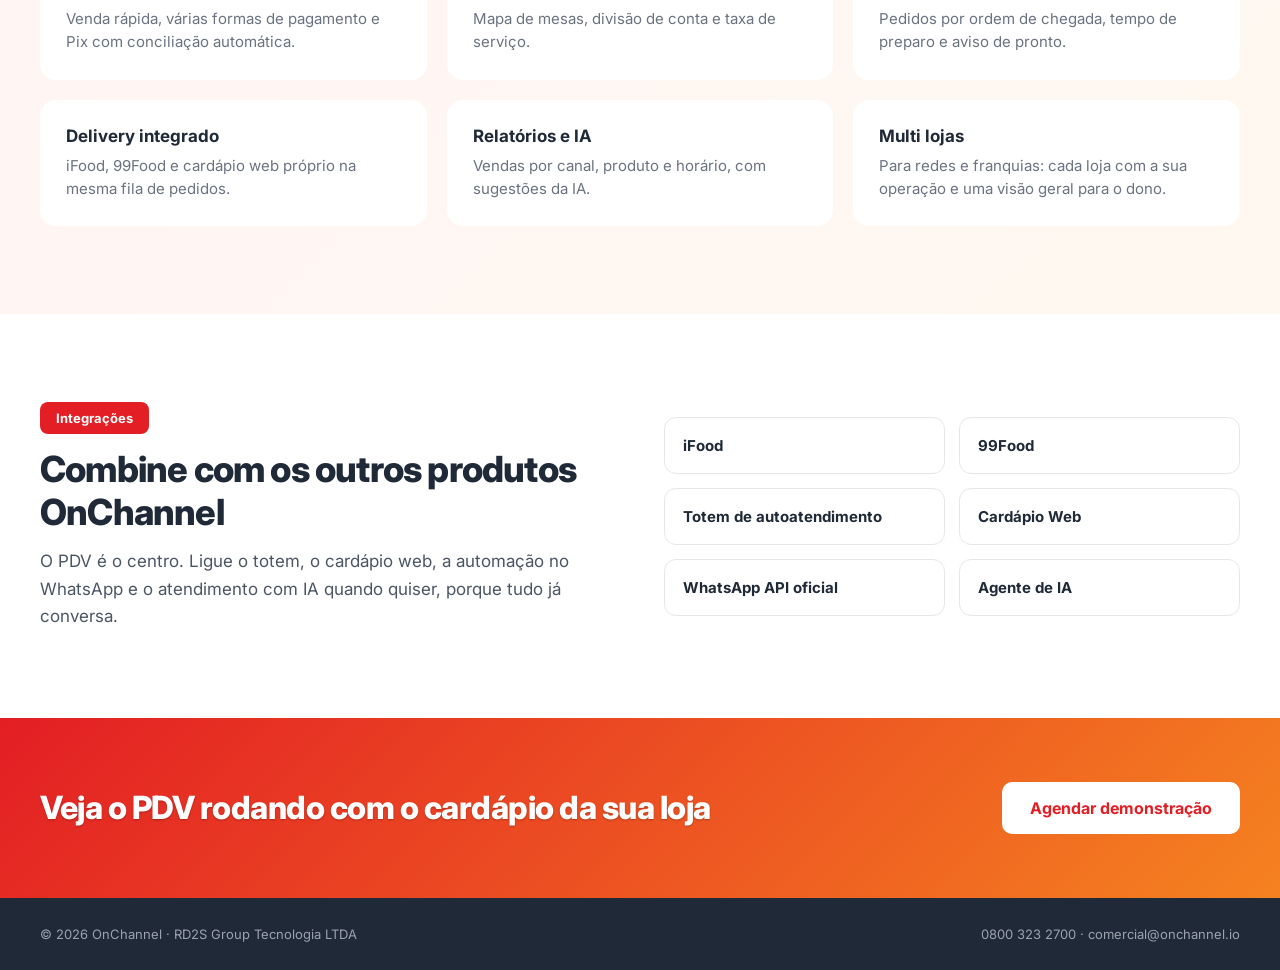
<file: pdv.html>
<!doctype html>
<html lang="pt-BR">
<head>
<meta charset="utf-8">
<meta name="viewport" content="width=device-width, initial-scale=1">
<title>Sistema PDV para restaurantes integrado ao iFood | OnChannel</title>
<meta name="description" content="Caixa, mesas, cozinha e pedidos do iFood e 99Food numa tela só. PDV da OnChannel com implantação, suporte e IA.">
<link rel="canonical" href="https://onchannel.io/pdv">
<meta property="og:title" content="Sistema PDV para restaurantes integrado ao iFood | OnChannel">
<meta property="og:description" content="Caixa, mesas, cozinha e pedidos do iFood e 99Food numa tela só. PDV da OnChannel com implantação, suporte e IA.">
<meta property="og:image" content="https://onchannel.io/images/mascote-v2.webp">
<link rel="icon" href="/images/logo-simbolo.webp">
<link rel="preconnect" href="https://fonts.googleapis.com">
<link href="https://fonts.googleapis.com/css2?family=Inter:wght@400;500;600;700;800&amp;display=swap" rel="stylesheet">
<style>
body{margin:0;background:#FFFFFF}
a{color:#E31E24}a:hover{color:#B3161B}
.oc-in{width:100%;box-sizing:border-box;height:48px;padding:0 14px;border:1px solid #D1D5DB;border-radius:10px;font:400 15px Inter,sans-serif;color:#1F2937;background:#FFFFFF}
</style>
<style>html{scroll-behavior:smooth}img{max-width:100%}@media (max-width:640px){h1{font-size:38px!important}h2{font-size:30px!important}}</style>
</head>
<body>
<div style="width: 100%; font-family: Inter, sans-serif; color: #1F2937; background: #FFFFFF">

<header style="background: #FFFFFF; border-bottom: 1px solid #E5E7EB">
<div style="max-width: 1200px; margin: 0 auto; padding: 14px 24px; display: flex; flex-wrap: wrap; align-items: center; justify-content: space-between; gap: 16px">
<a href="/" style="display: flex; align-items: center; gap: 10px; text-decoration: none">
<img src="/images/logo-simbolo.webp" alt="OnChannel" style="width: 44px; height: 44px; object-fit: contain">
<span style="font: 800 22px Inter, sans-serif; color: #1F2937; letter-spacing: -0.5px">onchannel</span>
</a>
<nav aria-label="Seções" style="display: flex; flex-wrap: wrap; gap: 28px; font: 600 15px Inter, sans-serif">
<a href="#recursos" style="color: #1F2937; text-decoration: none">Recursos</a>
<a href="#integracoes" style="color: #1F2937; text-decoration: none">Integrações</a>
<a href="/" style="color: #1F2937; text-decoration: none">Outros produtos</a>
</nav>
<a href="tel:08003232700" style="display: inline-flex; align-items: center; min-height: 44px; padding: 0 22px; border-radius: 10px; background: #E31E24; color: #FFFFFF; font: 700 15px Inter, sans-serif; text-decoration: none">0800 323 2700</a>
</div>
</header>

<!-- HERO com form -->
<section style="background: linear-gradient(135deg, #FFF5F5 0%, #FFF8F0 100%)">
<div style="max-width: 1200px; margin: 0 auto; padding: 72px 24px; display: flex; flex-wrap: wrap; gap: 48px; align-items: flex-start">
<div style="flex: 1 1 520px; min-width: 0; display: flex; flex-direction: column; gap: 22px">
<span style="align-self: flex-start; padding: 8px 16px; border-radius: 8px; background: #E31E24; color: #FFFFFF; font: 700 13px Inter, sans-serif">Sistema PDV</span>
<h1 style="margin: 0; font: 800 52px/1.1 Inter, sans-serif; letter-spacing: -1.4px">Caixa, mesas, cozinha e <span style="color: #E31E24">iFood</span> numa <span style="color: #E05800">tela só</span>.</h1>
<p style="margin: 0; font: 400 18px/1.65 Inter, sans-serif; color: #4B5563">Pare de alternar entre tablet do marketplace, comanda de papel e planilha. O PDV da OnChannel centraliza todos os pedidos e mostra, em tempo real, quanto sua loja está vendendo.</p>
<ul style="margin: 0; padding: 0; list-style: none; display: flex; flex-direction: column; gap: 12px; font: 500 16px Inter, sans-serif">
<li style="display: flex; gap: 10px; align-items: center"><svg aria-hidden="true" width="20" height="20" viewBox="0 0 24 24" fill="none" stroke="#E31E24" stroke-width="2.6" stroke-linecap="round" stroke-linejoin="round"><path d="M5 12l5 5 9-10"></path></svg>Pedidos do iFood e 99Food entrando direto no sistema</li>
<li style="display: flex; gap: 10px; align-items: center"><svg aria-hidden="true" width="20" height="20" viewBox="0 0 24 24" fill="none" stroke="#E31E24" stroke-width="2.6" stroke-linecap="round" stroke-linejoin="round"><path d="M5 12l5 5 9-10"></path></svg>Implantação e primeiro cardápio montados pela nossa equipe</li>
<li style="display: flex; gap: 10px; align-items: center"><svg aria-hidden="true" width="20" height="20" viewBox="0 0 24 24" fill="none" stroke="#E31E24" stroke-width="2.6" stroke-linecap="round" stroke-linejoin="round"><path d="M5 12l5 5 9-10"></path></svg>Suporte humano e por IA quando você precisar</li>
</ul>
<img src="/images/mascote-v2.webp" alt="Mascote OnChannel" style="width: 260px; height: auto; display: block; margin-top: 8px">
</div>
<form id="form" style="flex: 1 1 380px; min-width: 0; background: #FFFFFF; border-radius: 20px; padding: 28px; display: flex; flex-direction: column; gap: 14px; box-shadow: 0 12px 32px rgba(31,41,55,0.08)">
<span style="font: 800 21px Inter, sans-serif">Agende uma demonstração do PDV</span>
<div style="display: flex; flex-direction: column; gap: 6px"><label for="p-nome" style="font: 600 14px Inter, sans-serif">Nome</label><input id="p-nome" class="oc-in" type="text" placeholder="Seu nome"></div>
<div style="display: flex; flex-direction: column; gap: 6px"><label for="p-emp" style="font: 600 14px Inter, sans-serif">Restaurante</label><input id="p-emp" class="oc-in" type="text" placeholder="Nome da loja"></div>
<div style="display: flex; flex-direction: column; gap: 6px"><label for="p-wpp" style="font: 600 14px Inter, sans-serif">WhatsApp</label><input id="p-wpp" class="oc-in" type="tel" placeholder="(21) 90000-0000"></div>
<div style="display: flex; flex-direction: column; gap: 6px"><label for="p-ped" style="font: 600 14px Inter, sans-serif">Pedidos por dia</label>
<select id="p-ped" class="oc-in"><option>Até 30</option><option>31 a 100</option><option>101 a 300</option><option>Mais de 300</option></select></div>
<div style="display: flex; flex-direction: column; gap: 6px"><label for="p-ifood" style="font: 600 14px Inter, sans-serif">Vende no iFood hoje?</label>
<select id="p-ifood" class="oc-in"><option>Sim</option><option>Não</option></select></div>
<button type="button" style="min-height: 52px; border: 0; border-radius: 10px; background: #E31E24; color: #FFFFFF; font: 700 16px Inter, sans-serif; cursor: pointer">Quero ver o PDV funcionando</button>
</form>
</div>
</section>

<!-- DORES -->
<section style="background: #FFFFFF">
<div style="max-width: 1200px; margin: 0 auto; padding: 88px 24px; display: flex; flex-direction: column; gap: 40px">
<h2 style="margin: 0; font: 800 36px/1.2 Inter, sans-serif; letter-spacing: -0.8px; max-width: 760px">Se algum destes problemas é da sua loja, o PDV resolve</h2>
<div style="display: grid; grid-template-columns: repeat(auto-fit, minmax(240px, 1fr)); gap: 20px">
<div style="background: #F8F9FA; border-radius: 16px; padding: 26px; display: flex; flex-direction: column; gap: 10px"><span style="font: 700 17px Inter, sans-serif">Pedido perdido entre telas</span><span style="font: 400 15px/1.55 Inter, sans-serif; color: #6B7280">Um tablet para cada marketplace e alguém redigitando tudo.</span></div>
<div style="background: #F8F9FA; border-radius: 16px; padding: 26px; display: flex; flex-direction: column; gap: 10px"><span style="font: 700 17px Inter, sans-serif">Caixa que não fecha</span><span style="font: 400 15px/1.55 Inter, sans-serif; color: #6B7280">Diferença no fim do dia e nenhuma pista de onde veio.</span></div>
<div style="background: #F8F9FA; border-radius: 16px; padding: 26px; display: flex; flex-direction: column; gap: 10px"><span style="font: 700 17px Inter, sans-serif">Cozinha no escuro</span><span style="font: 400 15px/1.55 Inter, sans-serif; color: #6B7280">Comanda de papel, atraso e cliente reclamando no WhatsApp.</span></div>
<div style="background: #F8F9FA; border-radius: 16px; padding: 26px; display: flex; flex-direction: column; gap: 10px"><span style="font: 700 17px Inter, sans-serif">Sem saber o que vende</span><span style="font: 400 15px/1.55 Inter, sans-serif; color: #6B7280">Decisão de cardápio e de compra feita no achismo.</span></div>
</div>
</div>
</section>

<!-- RECURSOS -->
<section id="recursos" style="background: linear-gradient(135deg, #FFF5F5 0%, #FFF8F0 100%)">
<div style="max-width: 1200px; margin: 0 auto; padding: 88px 24px; display: flex; flex-direction: column; gap: 40px">
<div style="display: flex; flex-direction: column; gap: 12px"><span style="align-self: flex-start; padding: 8px 16px; border-radius: 8px; background: #E31E24; color: #FFFFFF; font: 700 13px Inter, sans-serif">Recursos</span><h2 style="margin: 0; font: 800 36px/1.2 Inter, sans-serif; letter-spacing: -0.8px">O que vem no PDV</h2></div>
<div style="display: grid; grid-template-columns: repeat(auto-fit, minmax(300px, 1fr)); gap: 20px">
<div style="background: #FFFFFF; border-radius: 16px; padding: 26px; display: flex; flex-direction: column; gap: 8px"><span style="font: 700 17px Inter, sans-serif">Frente de caixa e balcão</span><span style="font: 400 15px/1.55 Inter, sans-serif; color: #6B7280">Venda rápida, várias formas de pagamento e Pix com conciliação automática.</span></div>
<div style="background: #FFFFFF; border-radius: 16px; padding: 26px; display: flex; flex-direction: column; gap: 8px"><span style="font: 700 17px Inter, sans-serif">Mesas e comandas</span><span style="font: 400 15px/1.55 Inter, sans-serif; color: #6B7280">Mapa de mesas, divisão de conta e taxa de serviço.</span></div>
<div style="background: #FFFFFF; border-radius: 16px; padding: 26px; display: flex; flex-direction: column; gap: 8px"><span style="font: 700 17px Inter, sans-serif">Tela de cozinha</span><span style="font: 400 15px/1.55 Inter, sans-serif; color: #6B7280">Pedidos por ordem de chegada, tempo de preparo e aviso de pronto.</span></div>
<div style="background: #FFFFFF; border-radius: 16px; padding: 26px; display: flex; flex-direction: column; gap: 8px"><span style="font: 700 17px Inter, sans-serif">Delivery integrado</span><span style="font: 400 15px/1.55 Inter, sans-serif; color: #6B7280">iFood, 99Food e cardápio web próprio na mesma fila de pedidos.</span></div>
<div style="background: #FFFFFF; border-radius: 16px; padding: 26px; display: flex; flex-direction: column; gap: 8px"><span style="font: 700 17px Inter, sans-serif">Relatórios e IA</span><span style="font: 400 15px/1.55 Inter, sans-serif; color: #6B7280">Vendas por canal, produto e horário, com sugestões da IA.</span></div>
<div style="background: #FFFFFF; border-radius: 16px; padding: 26px; display: flex; flex-direction: column; gap: 8px"><span style="font: 700 17px Inter, sans-serif">Multi lojas</span><span style="font: 400 15px/1.55 Inter, sans-serif; color: #6B7280">Para redes e franquias: cada loja com a sua operação e uma visão geral para o dono.</span></div>
</div>
</div>
</section>

<!-- INTEGRAÇÕES -->
<section id="integracoes" style="background: #FFFFFF">
<div style="max-width: 1200px; margin: 0 auto; padding: 88px 24px; display: flex; flex-wrap: wrap; gap: 48px; align-items: center">
<div style="flex: 1 1 420px; min-width: 0; display: flex; flex-direction: column; gap: 14px">
<span style="align-self: flex-start; padding: 8px 16px; border-radius: 8px; background: #E31E24; color: #FFFFFF; font: 700 13px Inter, sans-serif">Integrações</span>
<h2 style="margin: 0; font: 800 36px/1.2 Inter, sans-serif; letter-spacing: -0.8px">Combine com os outros produtos OnChannel</h2>
<p style="margin: 0; font: 400 17px/1.6 Inter, sans-serif; color: #4B5563">O PDV é o centro. Ligue o totem, o cardápio web, a automação no WhatsApp e o atendimento com IA quando quiser, porque tudo já conversa.</p>
</div>
<div style="flex: 1 1 420px; min-width: 0; display: grid; grid-template-columns: repeat(2, minmax(0, 1fr)); gap: 14px">
<div style="border: 1px solid #E5E7EB; border-radius: 12px; padding: 18px; font: 700 15px Inter, sans-serif">iFood</div>
<div style="border: 1px solid #E5E7EB; border-radius: 12px; padding: 18px; font: 700 15px Inter, sans-serif">99Food</div>
<div style="border: 1px solid #E5E7EB; border-radius: 12px; padding: 18px; font: 700 15px Inter, sans-serif">Totem de autoatendimento</div>
<div style="border: 1px solid #E5E7EB; border-radius: 12px; padding: 18px; font: 700 15px Inter, sans-serif">Cardápio Web</div>
<div style="border: 1px solid #E5E7EB; border-radius: 12px; padding: 18px; font: 700 15px Inter, sans-serif">WhatsApp API oficial</div>
<div style="border: 1px solid #E5E7EB; border-radius: 12px; padding: 18px; font: 700 15px Inter, sans-serif">Agente de IA</div>
</div>
</div>
</section>

<!-- CTA final -->
<section style="background: linear-gradient(135deg, #E31E24 0%, #F58220 100%)">
<div style="max-width: 1200px; margin: 0 auto; padding: 64px 24px; display: flex; flex-wrap: wrap; gap: 24px; align-items: center; justify-content: space-between">
<h2 style="margin: 0; flex: 1 1 520px; font: 800 32px/1.2 Inter, sans-serif; letter-spacing: -0.5px; color: #FFFFFF; text-shadow: 0 1px 2px rgba(0,0,0,0.25)">Veja o PDV rodando com o cardápio da sua loja</h2>
<a href="#form" style="display: inline-flex; align-items: center; min-height: 52px; padding: 0 28px; border-radius: 10px; background: #FFFFFF; color: #E31E24; font: 700 16px Inter, sans-serif; text-decoration: none">Agendar demonstração</a>
</div>
</section>

<footer style="background: #1F2937; color: #9CA3AF">
<div style="max-width: 1200px; margin: 0 auto; padding: 28px 24px; display: flex; flex-wrap: wrap; gap: 16px; justify-content: space-between; font: 400 13px Inter, sans-serif">
<span>© 2026 OnChannel · RD2S Group Tecnologia LTDA</span>
<span>0800 323 2700 · comercial@onchannel.io</span>
</div>
</footer>

</div>
<script>
(function(){
  var form=document.querySelector('form'); if(!form) return;
  var btn=form.querySelector('button');
  btn.type='submit';
  function v(id){var el=document.getElementById(id);return el?el.value.trim():''}
  form.addEventListener('submit',async function(e){
    e.preventDefault();
    var pdv=!!document.getElementById('p-nome');
    var dados=pdv?{nome:v('p-nome'),empresa:v('p-emp'),whatsapp:v('p-wpp'),produto:'Sistema PDV',lojas:'',mensagem:'Pedidos por dia: '+v('p-ped')+' | Vende no iFood: '+v('p-ifood'),pagina:location.href}
               :{nome:v('f-nome'),empresa:v('f-emp'),whatsapp:v('f-wpp'),produto:v('f-prod'),lojas:v('f-lojas'),mensagem:v('f-msg'),pagina:location.href};
    if(!dados.nome||!dados.whatsapp){alert('Preencha nome e WhatsApp.');return}
    var txt=btn.textContent;btn.disabled=true;btn.textContent='Enviando...';
    try{await fetch('/api/contato',{method:'POST',headers:{'Content-Type':'application/json'},body:JSON.stringify(dados)})}catch(err){}
    form.innerHTML='<div style="padding:24px 4px;text-align:center;font:600 18px/1.5 Inter,sans-serif;color:#1F2937">Recebemos sua mensagem!<br><span style="font-weight:400;font-size:16px;color:#4B5563">Um especialista vai falar com você no WhatsApp em breve.</span></div>';
  });
  var chatBtn=document.querySelector('[aria-label="Abrir chat com a OnChannel"]');
  if(chatBtn) chatBtn.addEventListener('click',function(){ if(window.$chatwoot) window.$chatwoot.toggle('open'); });
})();
</script>
<script>
window.chatwootSettings={position:"right",type:"standard",hideMessageBubble:false};
(function(d,t){var BASE_URL="https://onchat.tangerinefood.com.br";var g=d.createElement(t),s=d.getElementsByTagName(t)[0];g.src=BASE_URL+"/packs/js/sdk.js";g.async=true;s.parentNode.insertBefore(g,s);g.onload=function(){window.chatwootSDK.run({websiteToken:'X2cq7AHALSc4Krrp5wEHVYSj',baseUrl:BASE_URL})}})(document,"script");
</script>
</body>
</html>
</file>
